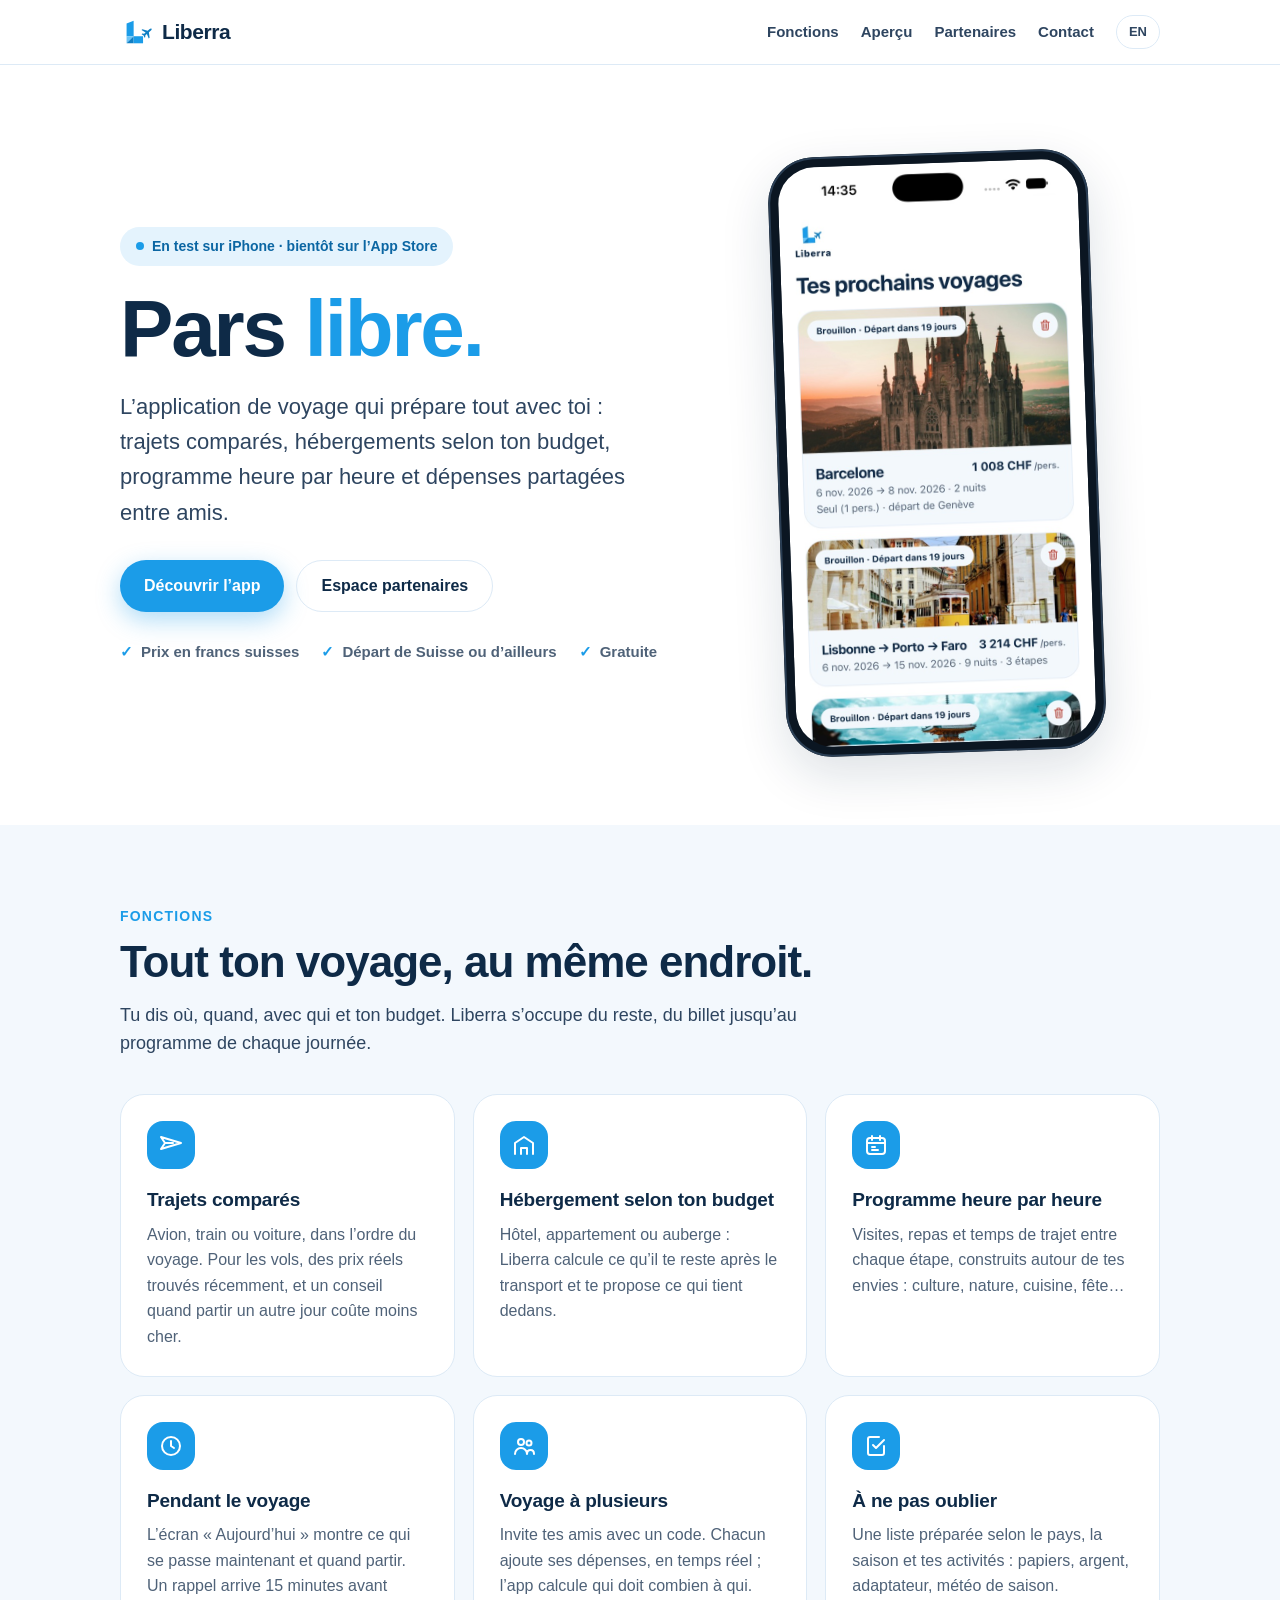
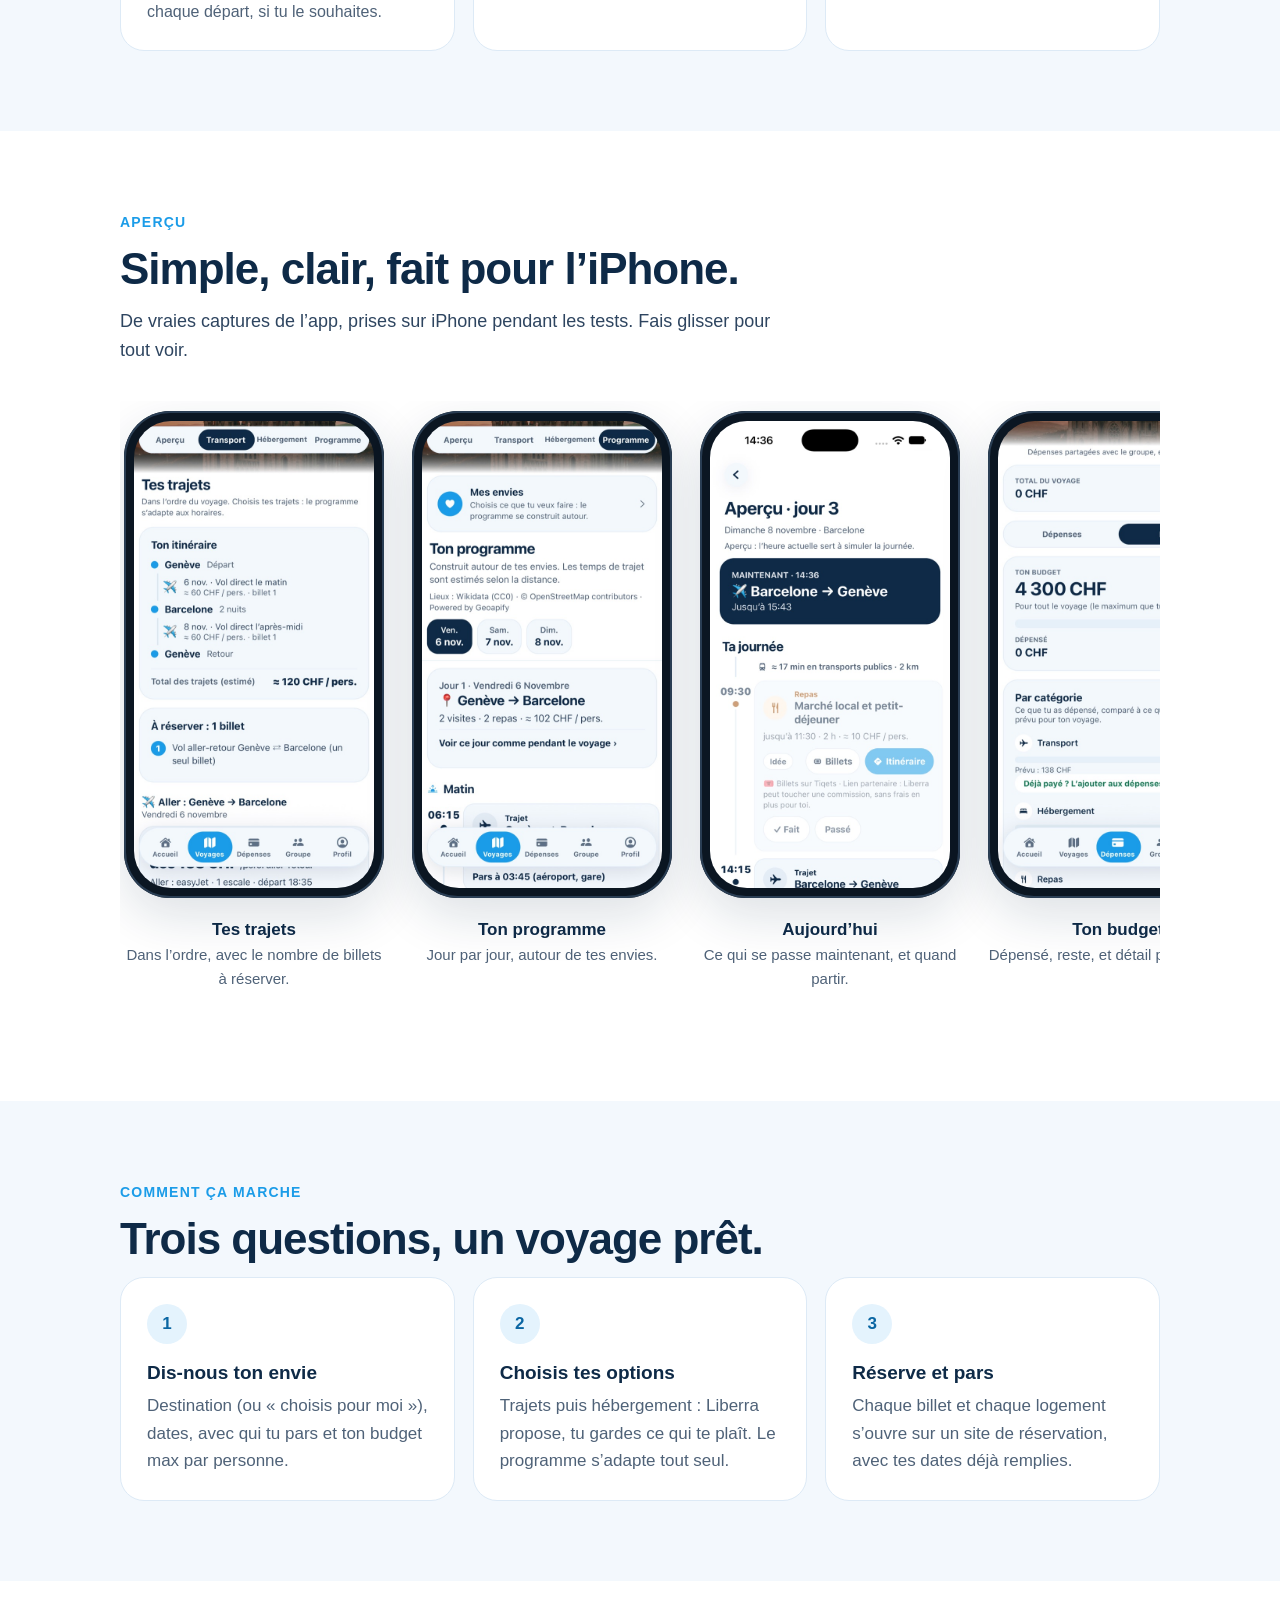
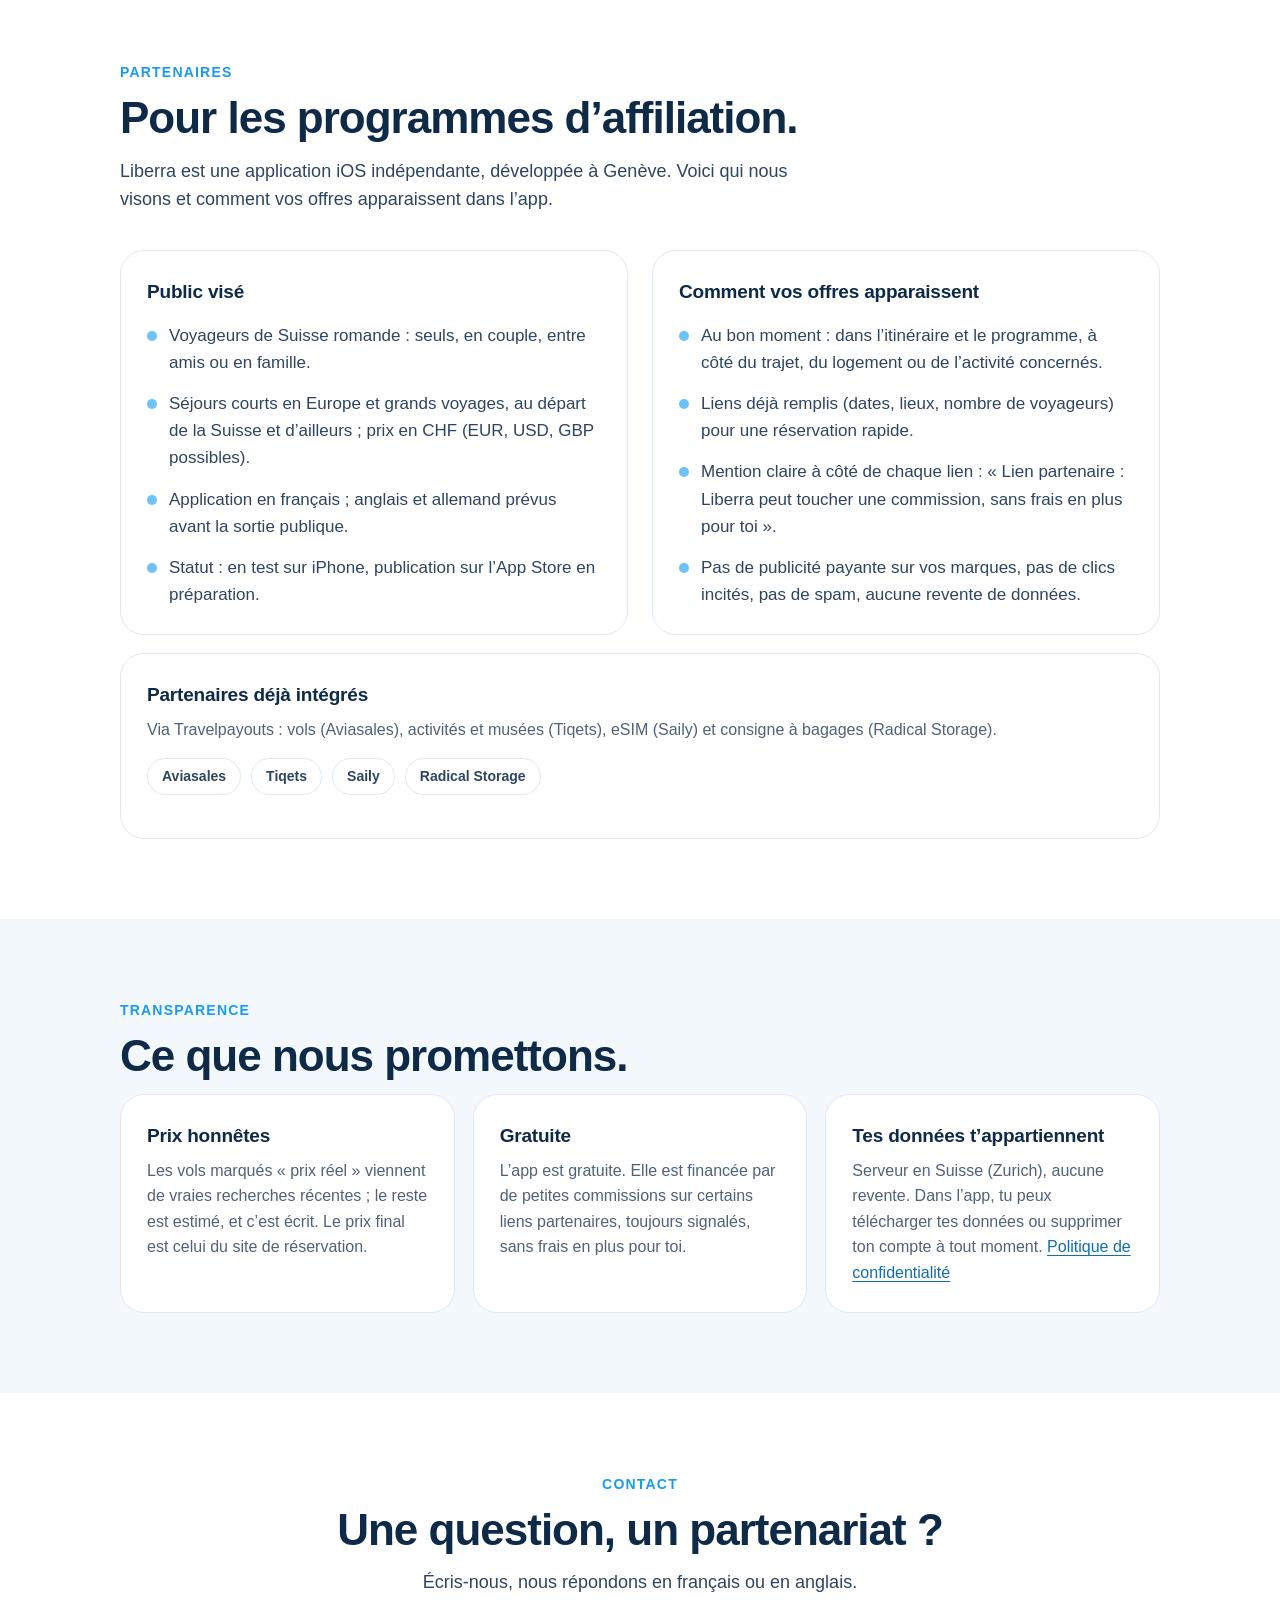
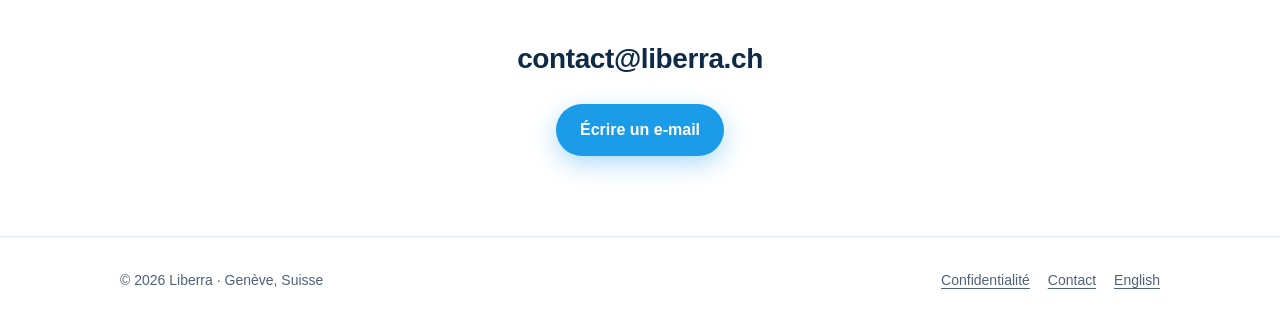
<file: index.html>
<!doctype html>
<html lang="fr">
<head>
  <meta charset="utf-8">
  <meta name="viewport" content="width=device-width, initial-scale=1, viewport-fit=cover">
  <title>Liberra · Pars libre.</title>
  <meta name="description" content="Liberra, l’application de voyage pour iPhone : trajets comparés, hébergements selon ton budget, programme heure par heure et dépenses partagées entre amis.">
  <meta name="color-scheme" content="light dark">
  <meta name="theme-color" content="#FFFFFF" media="(prefers-color-scheme: light)">
  <meta name="theme-color" content="#0A1520" media="(prefers-color-scheme: dark)">
  <meta property="og:title" content="Liberra · Pars libre.">
  <meta property="og:description" content="L’application de voyage pour iPhone qui prépare tout avec toi : trajets, hébergements, programme et dépenses du groupe.">
  <meta property="og:type" content="website">
  <meta property="og:image" content="https://liberra.ch/img/accueil.jpg">
  <link rel="alternate" hreflang="fr" href="https://liberra.ch/">
  <link rel="alternate" hreflang="en" href="https://liberra.ch/en/">
  <link rel="icon" type="image/svg+xml" href="data:image/svg+xml,%3Csvg xmlns='http://www.w3.org/2000/svg' viewBox='0 0 170 170'%3E%3Cg transform='translate(-24 3)'%3E%3Cpolygon points='52,46 82,34 82,100 52,100' fill='%231B9CE8'/%3E%3Cpolygon points='52,100 82,100 52,130' fill='%236CC4F6'/%3E%3Cpolygon points='82,100 82,130 52,130' fill='%230F7FC4'/%3E%3Cpolygon points='82,100 122,100 122,130 82,130' fill='%231B9CE8'/%3E%3Cg transform='translate(142 82) rotate(50) scale(0.7)'%3E%3Cpath d='M0 -30 C4 -30 6 -24 6 -18 L6 -4 L34 14 L34 21 L6 12 L6 24 L14 32 L14 37 L0 33 L-14 37 L-14 32 L-6 24 L-6 12 L-34 21 L-34 14 L-6 -4 L-6 -18 C-6 -24 -4 -30 0 -30 Z' fill='%230F7FC4'/%3E%3C/g%3E%3C/g%3E%3C/svg%3E">
  <link rel="stylesheet" href="style.css?v=2">
</head>
<body>
  <header class="top">
    <div class="wrap">
      <a class="logo" href="#" aria-label="Liberra, accueil">
        <svg xmlns="http://www.w3.org/2000/svg" viewBox="0 0 170 170" aria-hidden="true"><g transform="translate(-24 3)"><polygon points="52,46 82,34 82,100 52,100" fill="#1B9CE8"/><polygon points="52,100 82,100 52,130" fill="#6CC4F6"/><polygon points="82,100 82,130 52,130" fill="#0F7FC4"/><polygon points="82,100 122,100 122,130 82,130" fill="#1B9CE8"/><g transform="translate(142 82) rotate(50) scale(0.7)"><path d="M0 -30 C4 -30 6 -24 6 -18 L6 -4 L34 14 L34 21 L6 12 L6 24 L14 32 L14 37 L0 33 L-14 37 L-14 32 L-6 24 L-6 12 L-34 21 L-34 14 L-6 -4 L-6 -18 C-6 -24 -4 -30 0 -30 Z" fill="#0F7FC4"/></g></g></svg>
        Liberra
      </a>
      <nav class="nav" aria-label="Menu">
        <a class="hide-sm" href="#fonctions">Fonctions</a>
        <a class="hide-sm" href="#apercu">Aperçu</a>
        <a class="hide-sm" href="#partenaires">Partenaires</a>
        <a href="#contact">Contact</a>
        <a class="lang" href="en/" hreflang="en" lang="en">EN</a>
      </nav>
    </div>
  </header>

  <main>
    <section class="hero">
      <div class="wrap">
        <div>
          <span class="eyebrow">En test sur iPhone · bientôt sur l’App Store</span>
          <h1>Pars <em>libre.</em></h1>
          <p class="lead">L’application de voyage qui prépare tout avec toi&nbsp;: trajets comparés, hébergements selon ton budget, programme heure par heure et dépenses partagées entre amis.</p>
          <div class="actions">
            <a class="btn primary" href="#apercu">Découvrir l’app</a>
            <a class="btn ghost" href="#partenaires">Espace partenaires</a>
          </div>
          <ul class="facts">
            <li>Prix en francs suisses</li>
            <li>Départ de Suisse ou d’ailleurs</li>
            <li>Gratuite</li>
          </ul>
        </div>
        <div class="phone"><img src="img/accueil.jpg" width="640" height="1391" alt="Écran d’accueil de Liberra : les prochains voyages (Barcelone, Lisbonne, Porto, Faro) avec leur prix par personne."></div>
      </div>
    </section>

    <section id="fonctions" class="alt">
      <div class="wrap">
        <p class="kicker">Fonctions</p>
        <h2>Tout ton voyage, au même endroit.</h2>
        <p class="intro">Tu dis où, quand, avec qui et ton budget. Liberra s’occupe du reste, du billet jusqu’au programme de chaque journée.</p>
        <div class="grid">
          <article class="card">
            <div class="icon" aria-hidden="true"><svg viewBox="0 0 24 24" fill="none" stroke="currentColor" stroke-width="2" stroke-linecap="round" stroke-linejoin="round"><path d="M2 16l20-6-20-6 4 6-4 6z"/><path d="M6 10h8"/></svg></div>
            <h3>Trajets comparés</h3>
            <p>Avion, train ou voiture, dans l’ordre du voyage. Pour les vols, des prix réels trouvés récemment, et un conseil quand partir un autre jour coûte moins cher.</p>
          </article>
          <article class="card">
            <div class="icon" aria-hidden="true"><svg viewBox="0 0 24 24" fill="none" stroke="currentColor" stroke-width="2" stroke-linecap="round" stroke-linejoin="round"><path d="M3 21V10l9-6 9 6v11"/><path d="M9 21v-6h6v6"/></svg></div>
            <h3>Hébergement selon ton budget</h3>
            <p>Hôtel, appartement ou auberge&nbsp;: Liberra calcule ce qu’il te reste après le transport et te propose ce qui tient dedans.</p>
          </article>
          <article class="card">
            <div class="icon" aria-hidden="true"><svg viewBox="0 0 24 24" fill="none" stroke="currentColor" stroke-width="2" stroke-linecap="round" stroke-linejoin="round"><rect x="3" y="5" width="18" height="16" rx="3"/><path d="M3 10h18M8 3v4M16 3v4M8 14h3M8 17h6"/></svg></div>
            <h3>Programme heure par heure</h3>
            <p>Visites, repas et temps de trajet entre chaque étape, construits autour de tes envies&nbsp;: culture, nature, cuisine, fête…</p>
          </article>
          <article class="card">
            <div class="icon" aria-hidden="true"><svg viewBox="0 0 24 24" fill="none" stroke="currentColor" stroke-width="2" stroke-linecap="round" stroke-linejoin="round"><circle cx="12" cy="12" r="9"/><path d="M12 7v5l3 2"/></svg></div>
            <h3>Pendant le voyage</h3>
            <p>L’écran «&nbsp;Aujourd’hui&nbsp;» montre ce qui se passe maintenant et quand partir. Un rappel arrive 15 minutes avant chaque départ, si tu le souhaites.</p>
          </article>
          <article class="card">
            <div class="icon" aria-hidden="true"><svg viewBox="0 0 24 24" fill="none" stroke="currentColor" stroke-width="2" stroke-linecap="round" stroke-linejoin="round"><circle cx="9" cy="8" r="3"/><circle cx="17" cy="9" r="2.5"/><path d="M3 20c0-3.3 2.7-6 6-6s6 2.7 6 6M15 20c0-2.2 1.3-4 3.5-4S22 17.8 22 20"/></svg></div>
            <h3>Voyage à plusieurs</h3>
            <p>Invite tes amis avec un code. Chacun ajoute ses dépenses, en temps réel&nbsp;; l’app calcule qui doit combien à qui.</p>
          </article>
          <article class="card">
            <div class="icon" aria-hidden="true"><svg viewBox="0 0 24 24" fill="none" stroke="currentColor" stroke-width="2" stroke-linecap="round" stroke-linejoin="round"><path d="M9 11l3 3 8-8"/><path d="M20 12v7a2 2 0 0 1-2 2H6a2 2 0 0 1-2-2V5a2 2 0 0 1 2-2h9"/></svg></div>
            <h3>À ne pas oublier</h3>
            <p>Une liste préparée selon le pays, la saison et tes activités&nbsp;: papiers, argent, adaptateur, météo de saison.</p>
          </article>
        </div>
      </div>
    </section>

    <section id="apercu">
      <div class="wrap">
        <p class="kicker">Aperçu</p>
        <h2>Simple, clair, fait pour l’iPhone.</h2>
        <p class="intro">De vraies captures de l’app, prises sur iPhone pendant les tests. Fais glisser pour tout voir.</p>
      </div>
      <div class="wrap">
        <div class="gallery" tabindex="0" aria-label="Captures de l’app">
          <figure>
            <div class="phone"><img src="img/trajets.jpg" width="640" height="1200" loading="lazy" alt="Onglet Transport : itinéraire Genève, Barcelone, Genève et nombre de billets à réserver."></div>
            <figcaption>Tes trajets<span>Dans l’ordre, avec le nombre de billets à réserver.</span></figcaption>
          </figure>
          <figure>
            <div class="phone"><img src="img/programme.jpg" width="640" height="1200" loading="lazy" alt="Onglet Programme : envies, choix du jour et programme du matin."></div>
            <figcaption>Ton programme<span>Jour par jour, autour de tes envies.</span></figcaption>
          </figure>
          <figure>
            <div class="phone"><img src="img/aujourdhui.jpg" width="640" height="1391" loading="lazy" alt="Écran Aujourd’hui : activité en cours, prochaine activité et heure de départ conseillée."></div>
            <figcaption>Aujourd’hui<span>Ce qui se passe maintenant, et quand partir.</span></figcaption>
          </figure>
          <figure>
            <div class="phone"><img src="img/budget.jpg" width="640" height="1200" loading="lazy" alt="Onglet Dépenses : budget du voyage, dépensé, reste, et détail par catégorie."></div>
            <figcaption>Ton budget<span>Dépensé, reste, et détail par catégorie.</span></figcaption>
          </figure>
        </div>
      </div>
    </section>

    <section class="alt">
      <div class="wrap">
        <p class="kicker">Comment ça marche</p>
        <h2>Trois questions, un voyage prêt.</h2>
        <ol class="steps">
          <li><strong>Dis-nous ton envie</strong><span>Destination (ou «&nbsp;choisis pour moi&nbsp;»), dates, avec qui tu pars et ton budget max par personne.</span></li>
          <li><strong>Choisis tes options</strong><span>Trajets puis hébergement&nbsp;: Liberra propose, tu gardes ce qui te plaît. Le programme s’adapte tout seul.</span></li>
          <li><strong>Réserve et pars</strong><span>Chaque billet et chaque logement s’ouvre sur un site de réservation, avec tes dates déjà remplies.</span></li>
        </ol>
      </div>
    </section>

    <section id="partenaires">
      <div class="wrap">
        <p class="kicker">Partenaires</p>
        <h2>Pour les programmes d’affiliation.</h2>
        <p class="intro">Liberra est une application iOS indépendante, développée à Genève. Voici qui nous visons et comment vos offres apparaissent dans l’app.</p>
        <div class="split">
          <article class="card">
            <h3>Public visé</h3>
            <ul class="list">
              <li>Voyageurs de Suisse romande&nbsp;: seuls, en couple, entre amis ou en famille.</li>
              <li>Séjours courts en Europe et grands voyages, au départ de la Suisse et d’ailleurs&nbsp;; prix en CHF (EUR, USD, GBP possibles).</li>
              <li>Application en français&nbsp;; anglais et allemand prévus avant la sortie publique.</li>
              <li>Statut&nbsp;: en test sur iPhone, publication sur l’App Store en préparation.</li>
            </ul>
          </article>
          <article class="card">
            <h3>Comment vos offres apparaissent</h3>
            <ul class="list">
              <li>Au bon moment&nbsp;: dans l’itinéraire et le programme, à côté du trajet, du logement ou de l’activité concernés.</li>
              <li>Liens déjà remplis (dates, lieux, nombre de voyageurs) pour une réservation rapide.</li>
              <li>Mention claire à côté de chaque lien&nbsp;: «&nbsp;Lien partenaire&nbsp;: Liberra peut toucher une commission, sans frais en plus pour toi&nbsp;».</li>
              <li>Pas de publicité payante sur vos marques, pas de clics incités, pas de spam, aucune revente de données.</li>
            </ul>
          </article>
        </div>
        <article class="card" style="margin-top:18px">
          <h3>Partenaires déjà intégrés</h3>
          <p>Via Travelpayouts&nbsp;: vols (Aviasales), activités et musées (Tiqets), eSIM (Saily) et consigne à bagages (Radical Storage).</p>
          <ul class="partners" aria-label="Partenaires">
            <li>Aviasales</li><li>Tiqets</li><li>Saily</li><li>Radical Storage</li>
          </ul>
        </article>
      </div>
    </section>

    <section class="alt">
      <div class="wrap">
        <p class="kicker">Transparence</p>
        <h2>Ce que nous promettons.</h2>
        <div class="grid">
          <article class="card"><h3>Prix honnêtes</h3><p>Les vols marqués «&nbsp;prix réel&nbsp;» viennent de vraies recherches récentes&nbsp;; le reste est estimé, et c’est écrit. Le prix final est celui du site de réservation.</p></article>
          <article class="card"><h3>Gratuite</h3><p>L’app est gratuite. Elle est financée par de petites commissions sur certains liens partenaires, toujours signalés, sans frais en plus pour toi.</p></article>
          <article class="card"><h3>Tes données t’appartiennent</h3><p>Serveur en Suisse (Zurich), aucune revente. Dans l’app, tu peux télécharger tes données ou supprimer ton compte à tout moment. <a href="confidentialite.html">Politique de confidentialité</a></p></article>
        </div>
      </div>
    </section>

    <section id="contact" class="contact">
      <div class="wrap">
        <p class="kicker">Contact</p>
        <h2>Une question, un partenariat&nbsp;?</h2>
        <p class="intro">Écris-nous, nous répondons en français ou en anglais.</p>
        <span class="mail">contact@liberra.ch</span>
        <div class="actions" style="justify-content:center;margin-top:0">
          <a class="btn primary" href="mailto:contact@liberra.ch">Écrire un e-mail</a>
        </div>
      </div>
    </section>
  </main>

  <footer>
    <div class="wrap">
      <span>© 2026 Liberra · Genève, Suisse</span>
      <nav aria-label="Liens du pied de page">
        <a href="confidentialite.html">Confidentialité</a>
        <a href="#contact">Contact</a>
        <a href="en/" hreflang="en" lang="en">English</a>
      </nav>
    </div>
  </footer>
</body>
</html>
</file>
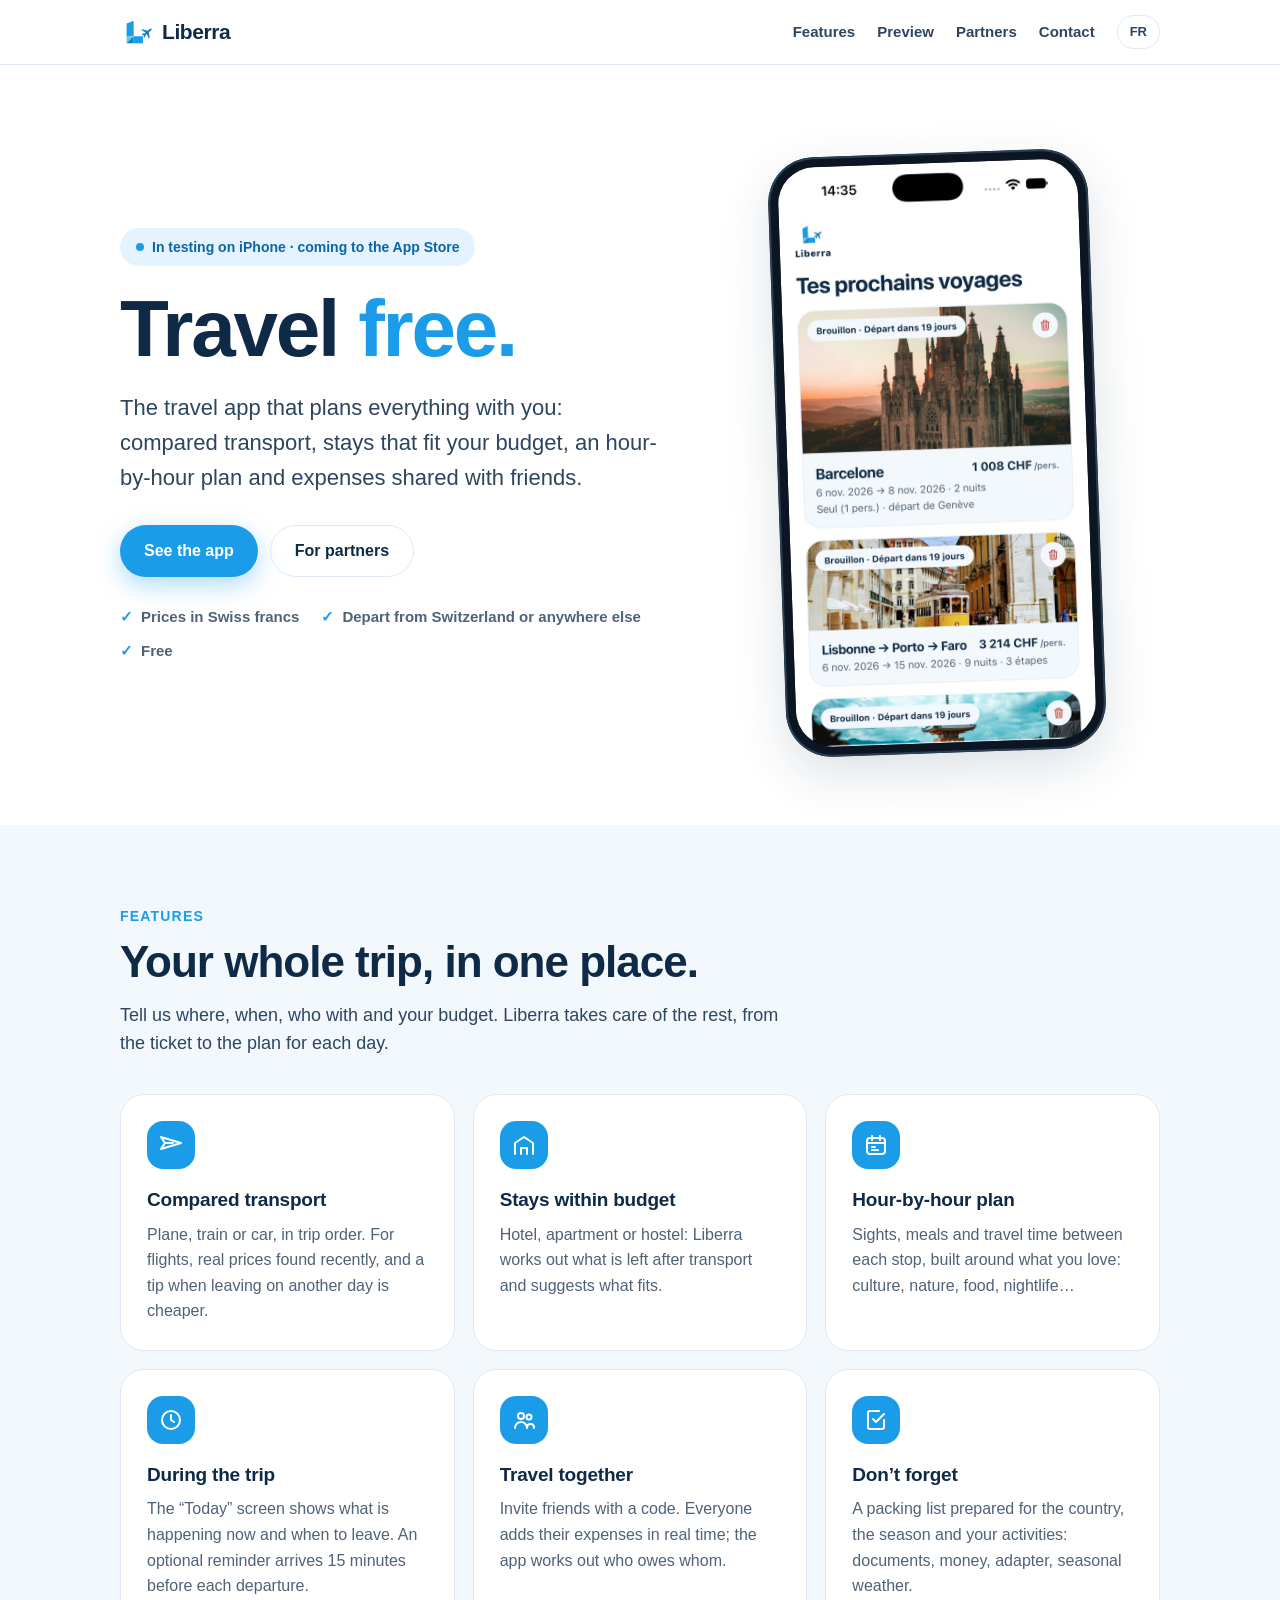
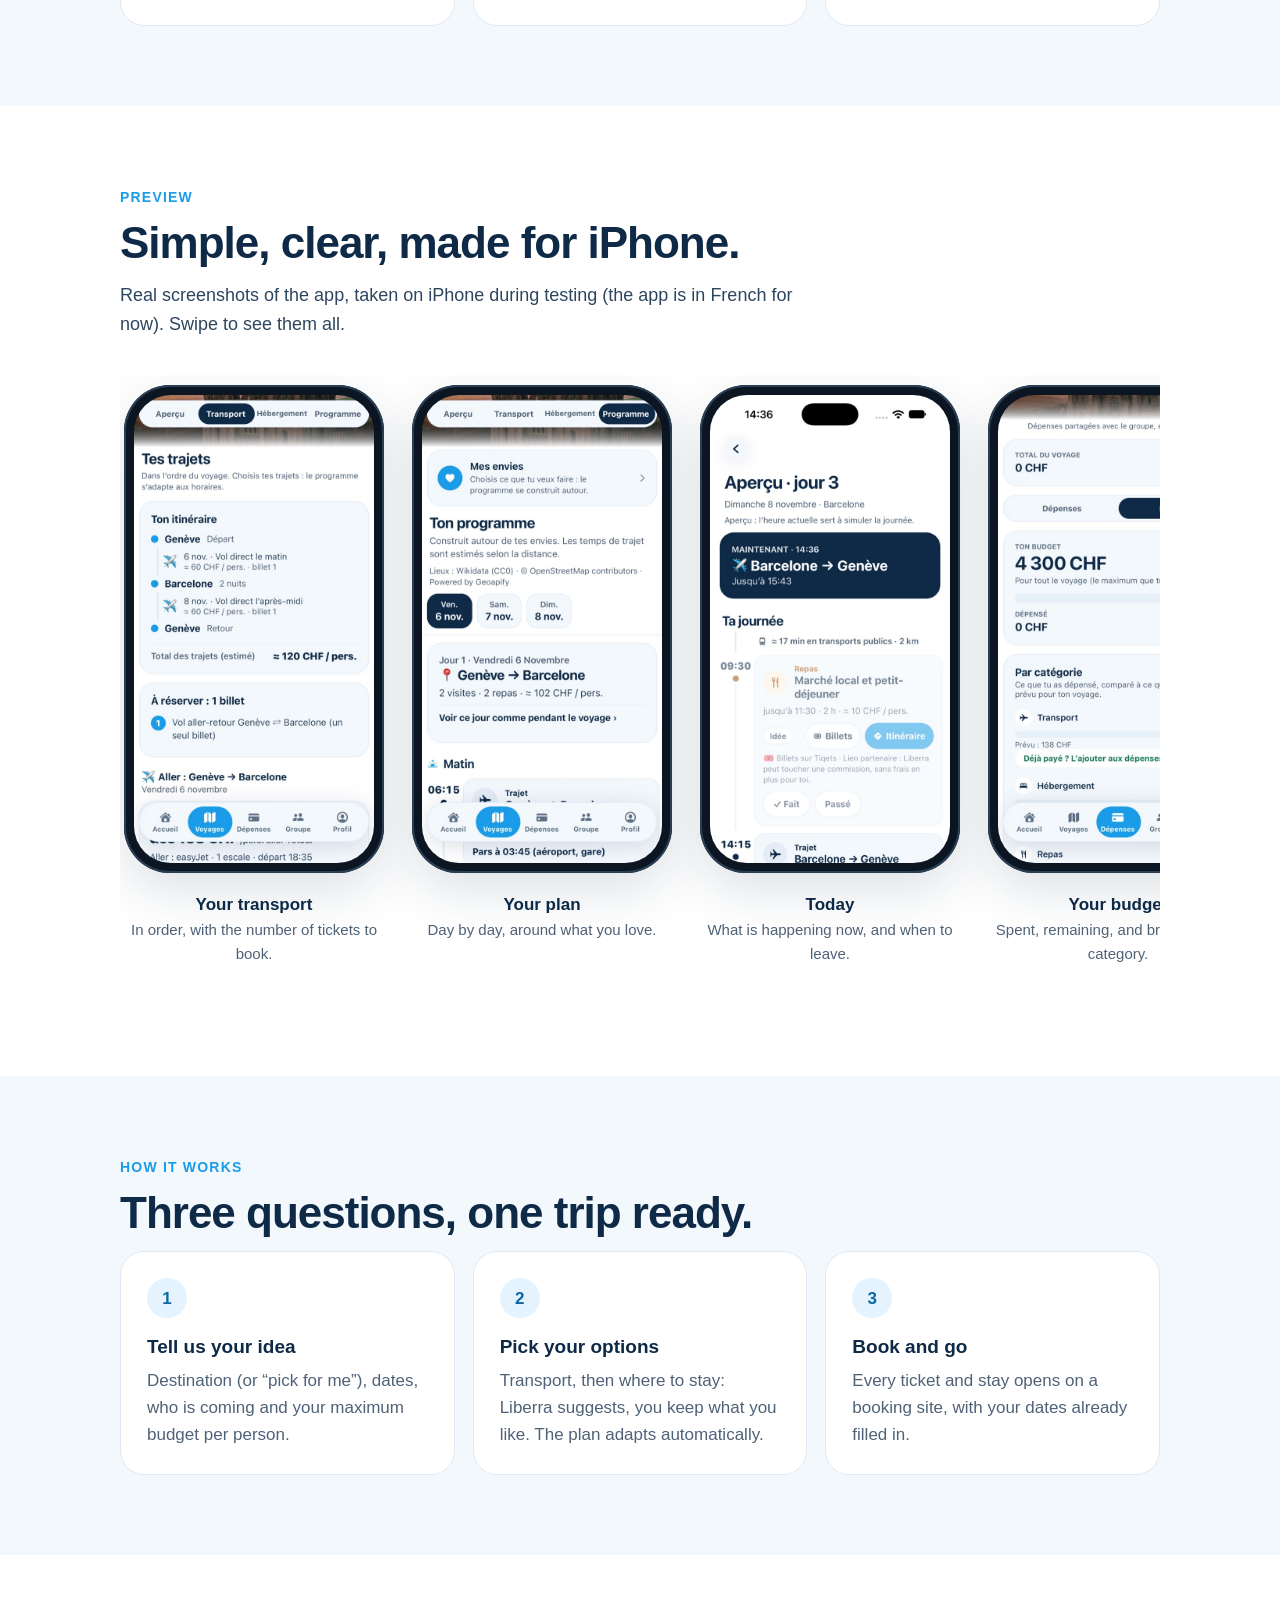
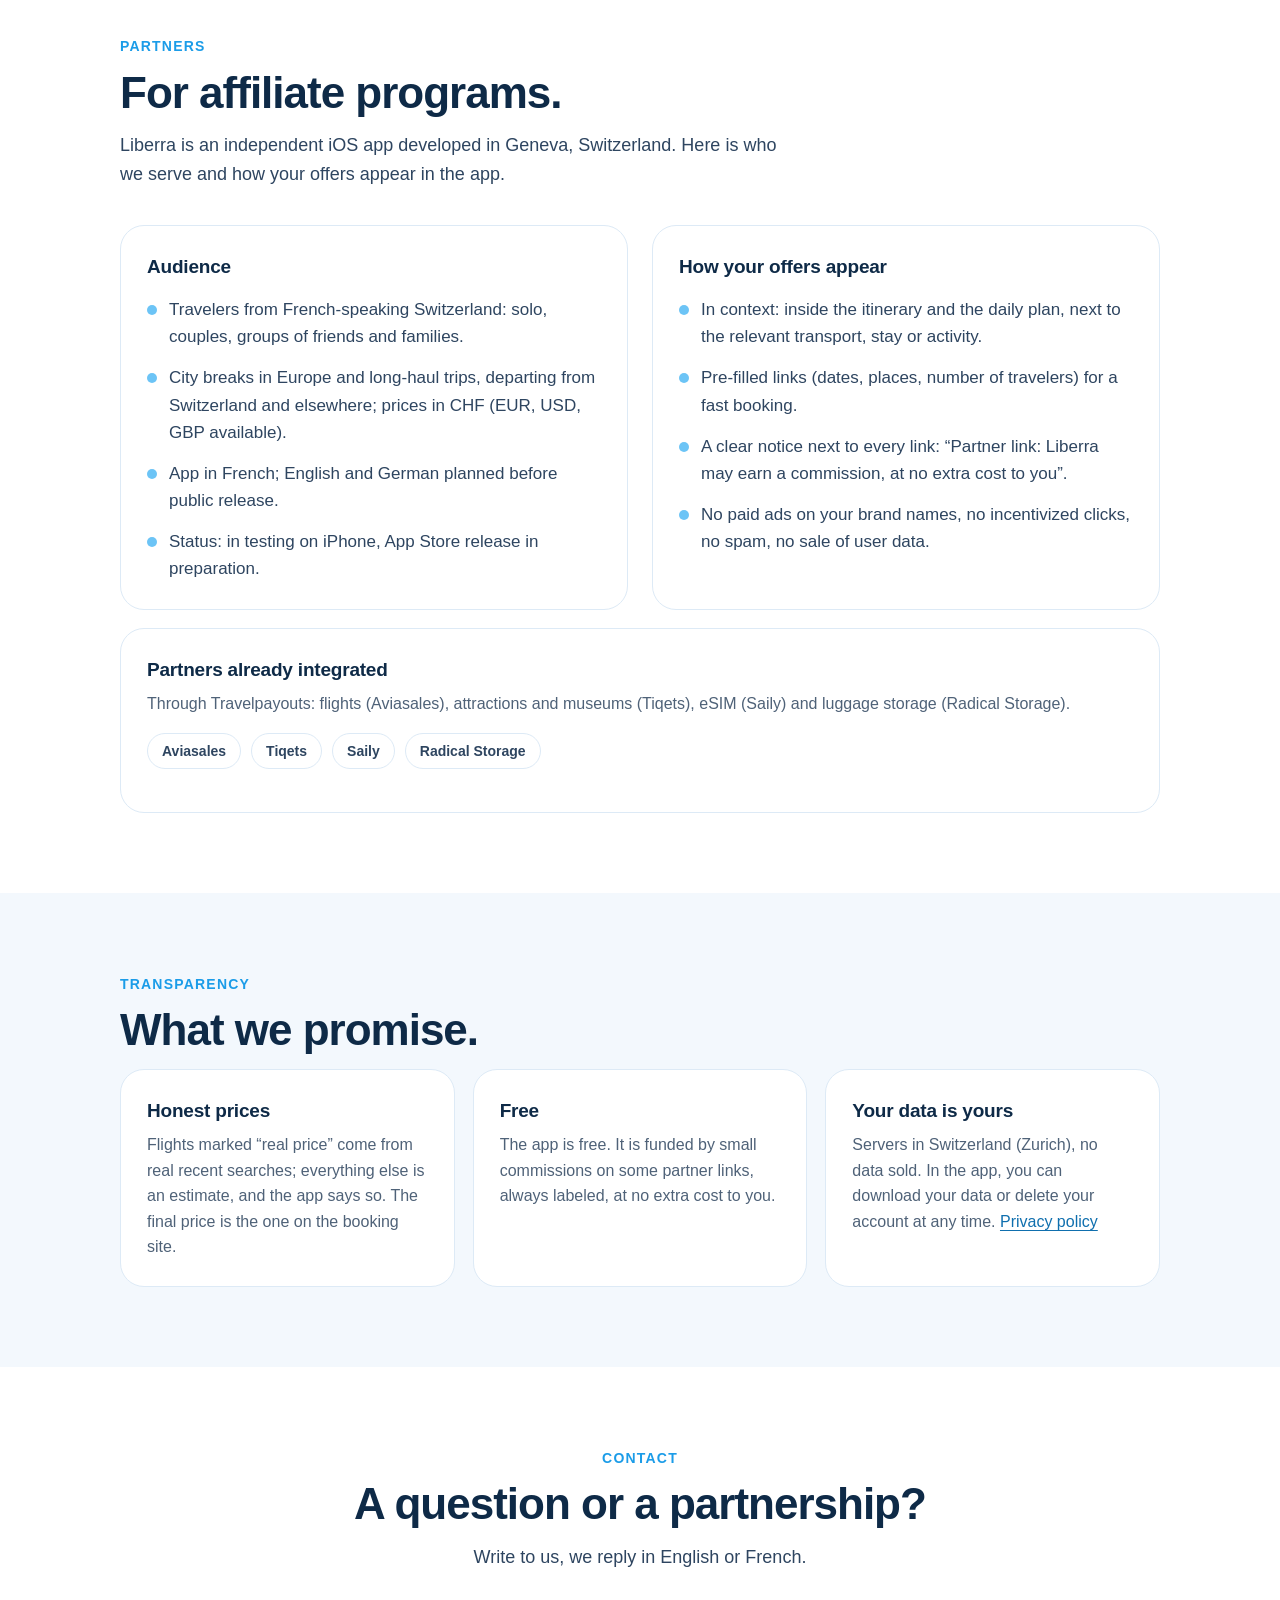
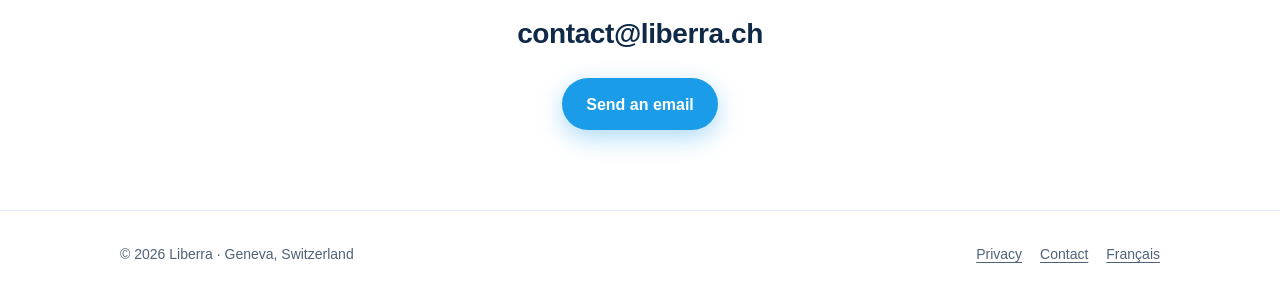
<file: en/index.html>
<!doctype html>
<html lang="en">
<head>
  <meta charset="utf-8">
  <meta name="viewport" content="width=device-width, initial-scale=1, viewport-fit=cover">
  <title>Liberra · Travel free.</title>
  <meta name="description" content="Liberra is a travel app for iPhone: compared transport, stays that fit your budget, an hour-by-hour plan and shared expenses with friends.">
  <meta name="color-scheme" content="light dark">
  <meta name="theme-color" content="#FFFFFF" media="(prefers-color-scheme: light)">
  <meta name="theme-color" content="#0A1520" media="(prefers-color-scheme: dark)">
  <meta property="og:title" content="Liberra · Travel free.">
  <meta property="og:description" content="The iPhone travel app that plans everything with you: transport, stays, daily plan and group expenses.">
  <meta property="og:type" content="website">
  <meta property="og:image" content="https://liberra.ch/img/accueil.jpg">
  <link rel="alternate" hreflang="fr" href="https://liberra.ch/">
  <link rel="alternate" hreflang="en" href="https://liberra.ch/en/">
  <link rel="icon" type="image/svg+xml" href="data:image/svg+xml,%3Csvg xmlns='http://www.w3.org/2000/svg' viewBox='0 0 170 170'%3E%3Cg transform='translate(-24 3)'%3E%3Cpolygon points='52,46 82,34 82,100 52,100' fill='%231B9CE8'/%3E%3Cpolygon points='52,100 82,100 52,130' fill='%236CC4F6'/%3E%3Cpolygon points='82,100 82,130 52,130' fill='%230F7FC4'/%3E%3Cpolygon points='82,100 122,100 122,130 82,130' fill='%231B9CE8'/%3E%3Cg transform='translate(142 82) rotate(50) scale(0.7)'%3E%3Cpath d='M0 -30 C4 -30 6 -24 6 -18 L6 -4 L34 14 L34 21 L6 12 L6 24 L14 32 L14 37 L0 33 L-14 37 L-14 32 L-6 24 L-6 12 L-34 21 L-34 14 L-6 -4 L-6 -18 C-6 -24 -4 -30 0 -30 Z' fill='%230F7FC4'/%3E%3C/g%3E%3C/g%3E%3C/svg%3E">
  <link rel="stylesheet" href="../style.css?v=2">
</head>
<body>
  <header class="top">
    <div class="wrap">
      <a class="logo" href="#" aria-label="Liberra, home">
        <svg xmlns="http://www.w3.org/2000/svg" viewBox="0 0 170 170" aria-hidden="true"><g transform="translate(-24 3)"><polygon points="52,46 82,34 82,100 52,100" fill="#1B9CE8"/><polygon points="52,100 82,100 52,130" fill="#6CC4F6"/><polygon points="82,100 82,130 52,130" fill="#0F7FC4"/><polygon points="82,100 122,100 122,130 82,130" fill="#1B9CE8"/><g transform="translate(142 82) rotate(50) scale(0.7)"><path d="M0 -30 C4 -30 6 -24 6 -18 L6 -4 L34 14 L34 21 L6 12 L6 24 L14 32 L14 37 L0 33 L-14 37 L-14 32 L-6 24 L-6 12 L-34 21 L-34 14 L-6 -4 L-6 -18 C-6 -24 -4 -30 0 -30 Z" fill="#0F7FC4"/></g></g></svg>
        Liberra
      </a>
      <nav class="nav" aria-label="Menu">
        <a class="hide-sm" href="#features">Features</a>
        <a class="hide-sm" href="#preview">Preview</a>
        <a class="hide-sm" href="#partners">Partners</a>
        <a href="#contact">Contact</a>
        <a class="lang" href="../" hreflang="fr" lang="fr">FR</a>
      </nav>
    </div>
  </header>

  <main>
    <section class="hero">
      <div class="wrap">
        <div>
          <span class="eyebrow">In testing on iPhone · coming to the App Store</span>
          <h1>Travel <em>free.</em></h1>
          <p class="lead">The travel app that plans everything with you: compared transport, stays that fit your budget, an hour-by-hour plan and expenses shared with friends.</p>
          <div class="actions">
            <a class="btn primary" href="#preview">See the app</a>
            <a class="btn ghost" href="#partners">For partners</a>
          </div>
          <ul class="facts">
            <li>Prices in Swiss francs</li>
            <li>Depart from Switzerland or anywhere else</li>
            <li>Free</li>
          </ul>
        </div>
        <div class="phone"><img src="../img/accueil.jpg" width="640" height="1391" alt="Liberra home screen (in French): upcoming trips to Barcelona and Lisbon, Porto, Faro with their price per person."></div>
      </div>
    </section>

    <section id="features" class="alt">
      <div class="wrap">
        <p class="kicker">Features</p>
        <h2>Your whole trip, in one place.</h2>
        <p class="intro">Tell us where, when, who with and your budget. Liberra takes care of the rest, from the ticket to the plan for each day.</p>
        <div class="grid">
          <article class="card">
            <div class="icon" aria-hidden="true"><svg viewBox="0 0 24 24" fill="none" stroke="currentColor" stroke-width="2" stroke-linecap="round" stroke-linejoin="round"><path d="M2 16l20-6-20-6 4 6-4 6z"/><path d="M6 10h8"/></svg></div>
            <h3>Compared transport</h3>
            <p>Plane, train or car, in trip order. For flights, real prices found recently, and a tip when leaving on another day is cheaper.</p>
          </article>
          <article class="card">
            <div class="icon" aria-hidden="true"><svg viewBox="0 0 24 24" fill="none" stroke="currentColor" stroke-width="2" stroke-linecap="round" stroke-linejoin="round"><path d="M3 21V10l9-6 9 6v11"/><path d="M9 21v-6h6v6"/></svg></div>
            <h3>Stays within budget</h3>
            <p>Hotel, apartment or hostel: Liberra works out what is left after transport and suggests what fits.</p>
          </article>
          <article class="card">
            <div class="icon" aria-hidden="true"><svg viewBox="0 0 24 24" fill="none" stroke="currentColor" stroke-width="2" stroke-linecap="round" stroke-linejoin="round"><rect x="3" y="5" width="18" height="16" rx="3"/><path d="M3 10h18M8 3v4M16 3v4M8 14h3M8 17h6"/></svg></div>
            <h3>Hour-by-hour plan</h3>
            <p>Sights, meals and travel time between each stop, built around what you love: culture, nature, food, nightlife…</p>
          </article>
          <article class="card">
            <div class="icon" aria-hidden="true"><svg viewBox="0 0 24 24" fill="none" stroke="currentColor" stroke-width="2" stroke-linecap="round" stroke-linejoin="round"><circle cx="12" cy="12" r="9"/><path d="M12 7v5l3 2"/></svg></div>
            <h3>During the trip</h3>
            <p>The “Today” screen shows what is happening now and when to leave. An optional reminder arrives 15 minutes before each departure.</p>
          </article>
          <article class="card">
            <div class="icon" aria-hidden="true"><svg viewBox="0 0 24 24" fill="none" stroke="currentColor" stroke-width="2" stroke-linecap="round" stroke-linejoin="round"><circle cx="9" cy="8" r="3"/><circle cx="17" cy="9" r="2.5"/><path d="M3 20c0-3.3 2.7-6 6-6s6 2.7 6 6M15 20c0-2.2 1.3-4 3.5-4S22 17.8 22 20"/></svg></div>
            <h3>Travel together</h3>
            <p>Invite friends with a code. Everyone adds their expenses in real time; the app works out who owes whom.</p>
          </article>
          <article class="card">
            <div class="icon" aria-hidden="true"><svg viewBox="0 0 24 24" fill="none" stroke="currentColor" stroke-width="2" stroke-linecap="round" stroke-linejoin="round"><path d="M9 11l3 3 8-8"/><path d="M20 12v7a2 2 0 0 1-2 2H6a2 2 0 0 1-2-2V5a2 2 0 0 1 2-2h9"/></svg></div>
            <h3>Don’t forget</h3>
            <p>A packing list prepared for the country, the season and your activities: documents, money, adapter, seasonal weather.</p>
          </article>
        </div>
      </div>
    </section>

    <section id="preview">
      <div class="wrap">
        <p class="kicker">Preview</p>
        <h2>Simple, clear, made for iPhone.</h2>
        <p class="intro">Real screenshots of the app, taken on iPhone during testing (the app is in French for now). Swipe to see them all.</p>
      </div>
      <div class="wrap">
        <div class="gallery" tabindex="0" aria-label="App screenshots">
          <figure>
            <div class="phone"><img src="../img/trajets.jpg" width="640" height="1200" loading="lazy" alt="Transport tab: Geneva, Barcelona, Geneva route and number of tickets to book."></div>
            <figcaption>Your transport<span>In order, with the number of tickets to book.</span></figcaption>
          </figure>
          <figure>
            <div class="phone"><img src="../img/programme.jpg" width="640" height="1200" loading="lazy" alt="Plan tab: wishes, day picker and the morning plan."></div>
            <figcaption>Your plan<span>Day by day, around what you love.</span></figcaption>
          </figure>
          <figure>
            <div class="phone"><img src="../img/aujourdhui.jpg" width="640" height="1391" loading="lazy" alt="Today screen: current activity, next activity and suggested departure time."></div>
            <figcaption>Today<span>What is happening now, and when to leave.</span></figcaption>
          </figure>
          <figure>
            <div class="phone"><img src="../img/budget.jpg" width="640" height="1200" loading="lazy" alt="Expenses tab: trip budget, spent, remaining, and breakdown by category."></div>
            <figcaption>Your budget<span>Spent, remaining, and breakdown by category.</span></figcaption>
          </figure>
        </div>
      </div>
    </section>

    <section class="alt">
      <div class="wrap">
        <p class="kicker">How it works</p>
        <h2>Three questions, one trip ready.</h2>
        <ol class="steps">
          <li><strong>Tell us your idea</strong><span>Destination (or “pick for me”), dates, who is coming and your maximum budget per person.</span></li>
          <li><strong>Pick your options</strong><span>Transport, then where to stay: Liberra suggests, you keep what you like. The plan adapts automatically.</span></li>
          <li><strong>Book and go</strong><span>Every ticket and stay opens on a booking site, with your dates already filled in.</span></li>
        </ol>
      </div>
    </section>

    <section id="partners">
      <div class="wrap">
        <p class="kicker">Partners</p>
        <h2>For affiliate programs.</h2>
        <p class="intro">Liberra is an independent iOS app developed in Geneva, Switzerland. Here is who we serve and how your offers appear in the app.</p>
        <div class="split">
          <article class="card">
            <h3>Audience</h3>
            <ul class="list">
              <li>Travelers from French-speaking Switzerland: solo, couples, groups of friends and families.</li>
              <li>City breaks in Europe and long-haul trips, departing from Switzerland and elsewhere; prices in CHF (EUR, USD, GBP available).</li>
              <li>App in French; English and German planned before public release.</li>
              <li>Status: in testing on iPhone, App Store release in preparation.</li>
            </ul>
          </article>
          <article class="card">
            <h3>How your offers appear</h3>
            <ul class="list">
              <li>In context: inside the itinerary and the daily plan, next to the relevant transport, stay or activity.</li>
              <li>Pre-filled links (dates, places, number of travelers) for a fast booking.</li>
              <li>A clear notice next to every link: “Partner link: Liberra may earn a commission, at no extra cost to you”.</li>
              <li>No paid ads on your brand names, no incentivized clicks, no spam, no sale of user data.</li>
            </ul>
          </article>
        </div>
        <article class="card" style="margin-top:18px">
          <h3>Partners already integrated</h3>
          <p>Through Travelpayouts: flights (Aviasales), attractions and museums (Tiqets), eSIM (Saily) and luggage storage (Radical Storage).</p>
          <ul class="partners" aria-label="Partners">
            <li>Aviasales</li><li>Tiqets</li><li>Saily</li><li>Radical Storage</li>
          </ul>
        </article>
      </div>
    </section>

    <section class="alt">
      <div class="wrap">
        <p class="kicker">Transparency</p>
        <h2>What we promise.</h2>
        <div class="grid">
          <article class="card"><h3>Honest prices</h3><p>Flights marked “real price” come from real recent searches; everything else is an estimate, and the app says so. The final price is the one on the booking site.</p></article>
          <article class="card"><h3>Free</h3><p>The app is free. It is funded by small commissions on some partner links, always labeled, at no extra cost to you.</p></article>
          <article class="card"><h3>Your data is yours</h3><p>Servers in Switzerland (Zurich), no data sold. In the app, you can download your data or delete your account at any time. <a href="privacy.html">Privacy policy</a></p></article>
        </div>
      </div>
    </section>

    <section id="contact" class="contact">
      <div class="wrap">
        <p class="kicker">Contact</p>
        <h2>A question or a partnership?</h2>
        <p class="intro">Write to us, we reply in English or French.</p>
        <span class="mail">contact@liberra.ch</span>
        <div class="actions" style="justify-content:center;margin-top:0">
          <a class="btn primary" href="mailto:contact@liberra.ch">Send an email</a>
        </div>
      </div>
    </section>
  </main>

  <footer>
    <div class="wrap">
      <span>© 2026 Liberra · Geneva, Switzerland</span>
      <nav aria-label="Footer links">
        <a href="privacy.html">Privacy</a>
        <a href="#contact">Contact</a>
        <a href="../" hreflang="fr" lang="fr">Français</a>
      </nav>
    </div>
  </footer>
</body>
</html>
</file>
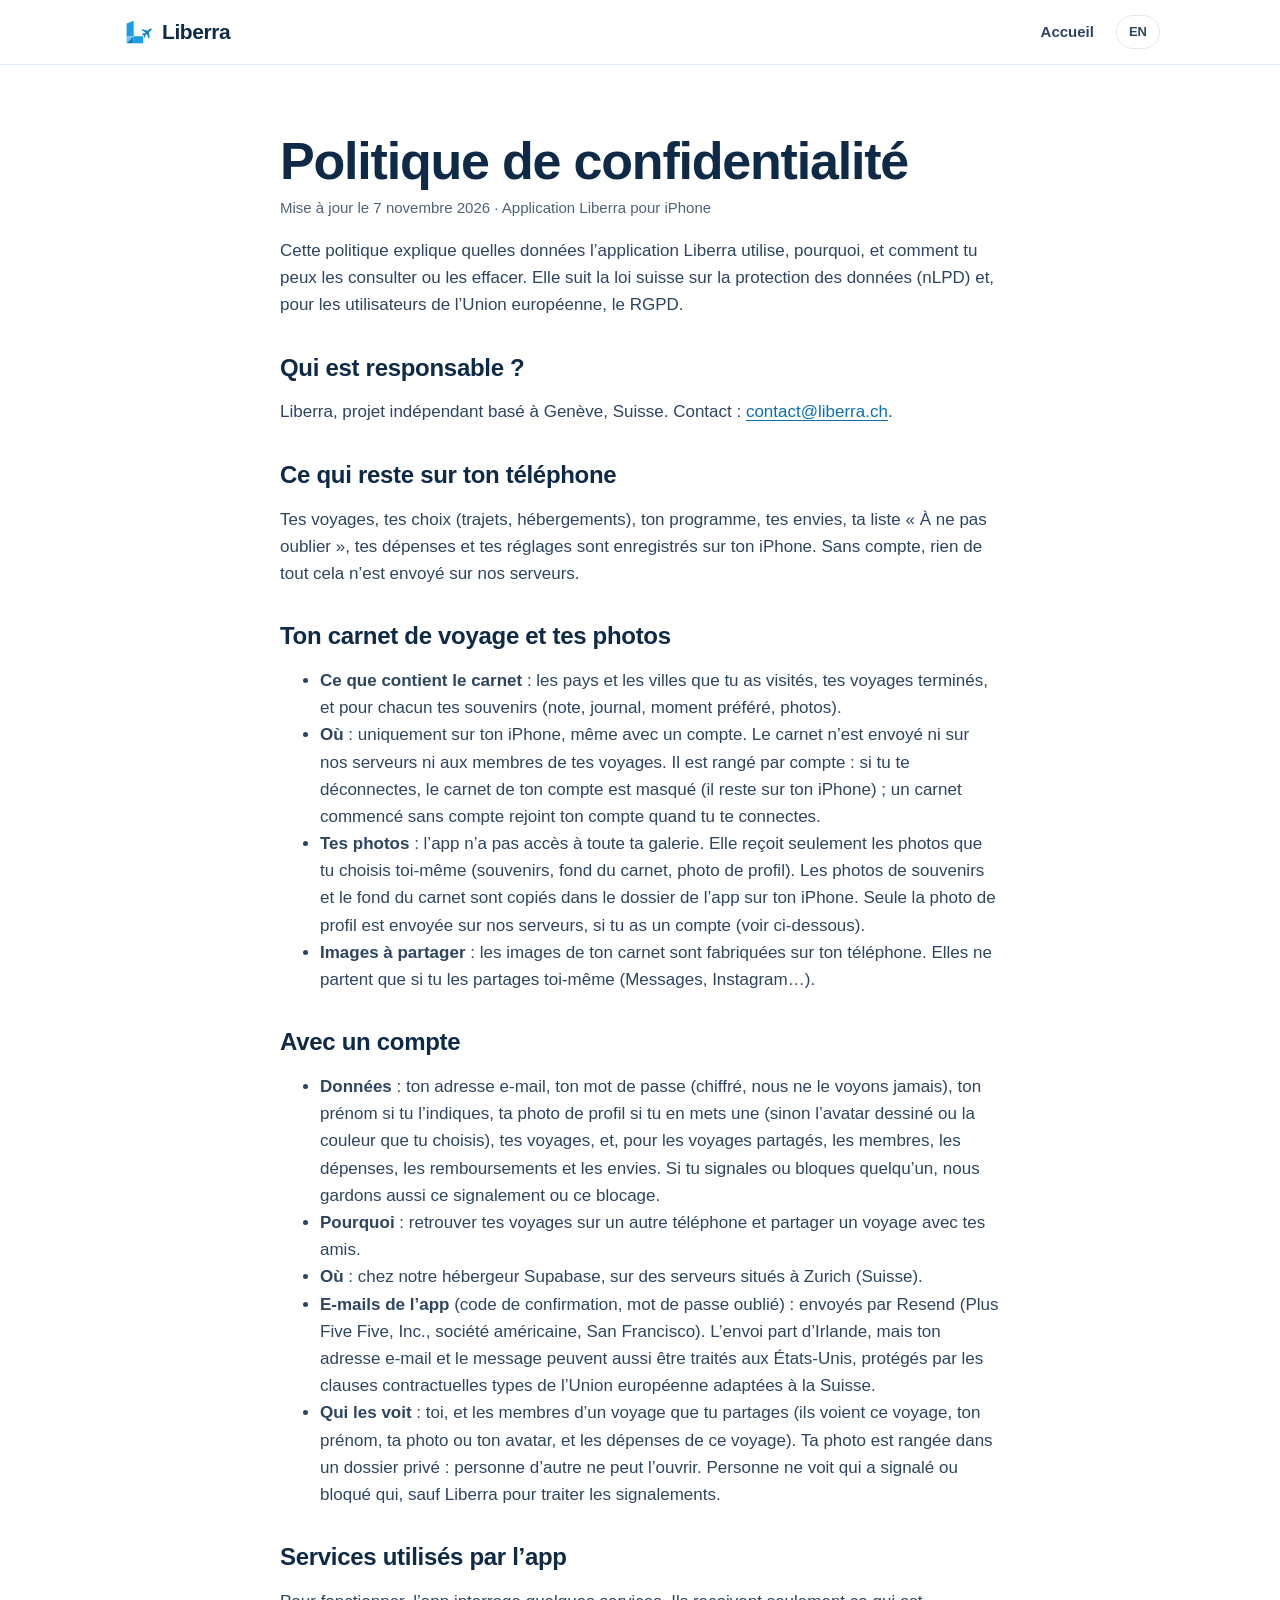
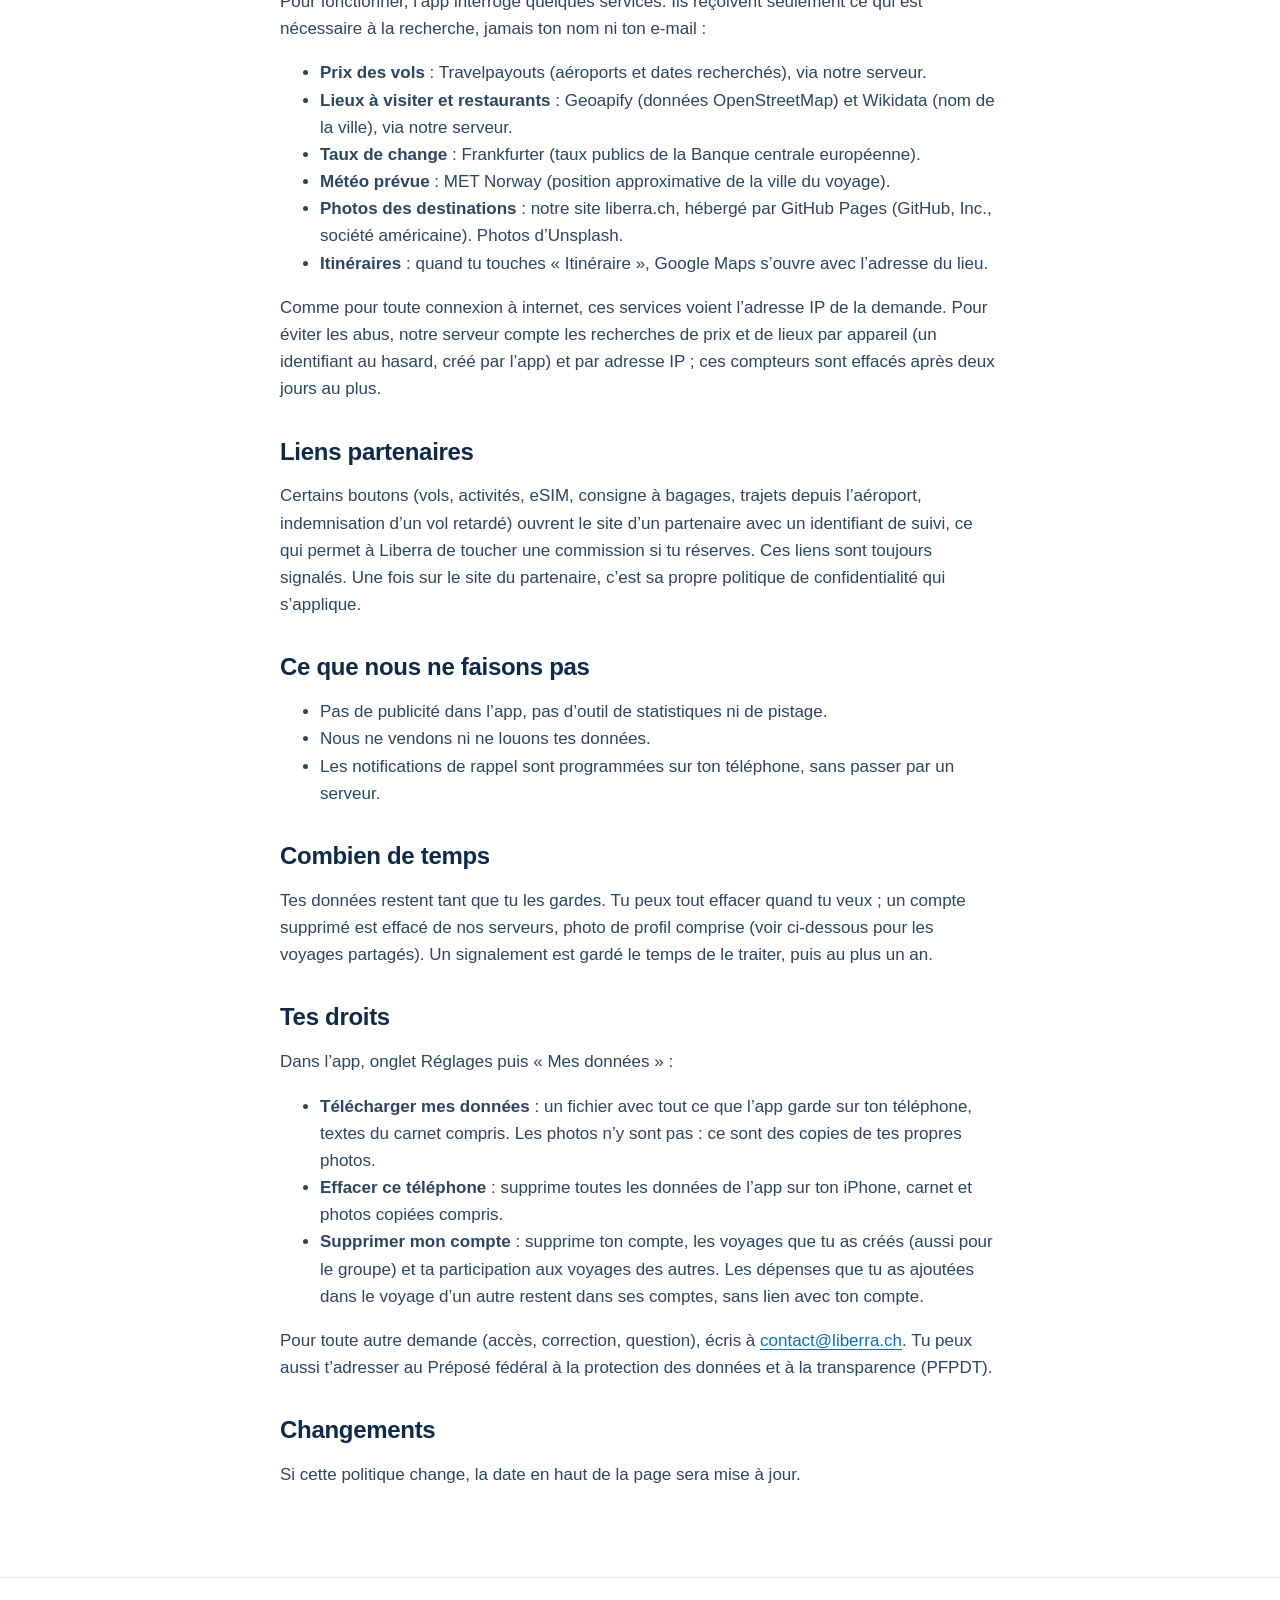
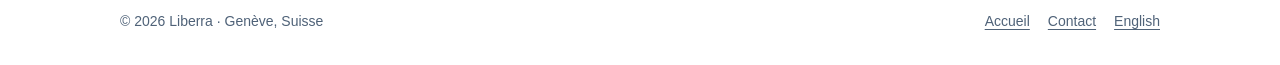
<file: confidentialite.html>
<!doctype html>
<html lang="fr">
<head>
  <meta charset="utf-8">
  <meta name="viewport" content="width=device-width, initial-scale=1, viewport-fit=cover">
  <title>Confidentialité · Liberra</title>
  <meta name="description" content="Politique de confidentialité de l’application Liberra.">
  <meta name="color-scheme" content="light dark">
  <link rel="alternate" hreflang="en" href="https://liberra.ch/en/privacy.html">
  <link rel="icon" type="image/svg+xml" href="data:image/svg+xml,%3Csvg xmlns='http://www.w3.org/2000/svg' viewBox='0 0 170 170'%3E%3Cg transform='translate(-24 3)'%3E%3Cpolygon points='52,46 82,34 82,100 52,100' fill='%231B9CE8'/%3E%3Cpolygon points='52,100 82,100 52,130' fill='%236CC4F6'/%3E%3Cpolygon points='82,100 82,130 52,130' fill='%230F7FC4'/%3E%3Cpolygon points='82,100 122,100 122,130 82,130' fill='%231B9CE8'/%3E%3C/g%3E%3C/svg%3E">
  <link rel="stylesheet" href="style.css?v=2">
</head>
<body>
  <header class="top">
    <div class="wrap">
      <a class="logo" href="./" aria-label="Liberra, accueil">
        <svg xmlns="http://www.w3.org/2000/svg" viewBox="0 0 170 170" aria-hidden="true"><g transform="translate(-24 3)"><polygon points="52,46 82,34 82,100 52,100" fill="#1B9CE8"/><polygon points="52,100 82,100 52,130" fill="#6CC4F6"/><polygon points="82,100 82,130 52,130" fill="#0F7FC4"/><polygon points="82,100 122,100 122,130 82,130" fill="#1B9CE8"/><g transform="translate(142 82) rotate(50) scale(0.7)"><path d="M0 -30 C4 -30 6 -24 6 -18 L6 -4 L34 14 L34 21 L6 12 L6 24 L14 32 L14 37 L0 33 L-14 37 L-14 32 L-6 24 L-6 12 L-34 21 L-34 14 L-6 -4 L-6 -18 C-6 -24 -4 -30 0 -30 Z" fill="#0F7FC4"/></g></g></svg>
        Liberra
      </a>
      <nav class="nav" aria-label="Menu">
        <a href="./">Accueil</a>
        <a class="lang" href="en/privacy.html" hreflang="en" lang="en">EN</a>
      </nav>
    </div>
  </header>

  <main class="wrap doc">
    <h1>Politique de confidentialité</h1>
    <p class="updated">Mise à jour le 7 novembre 2026 · Application Liberra pour iPhone</p>

    <p>Cette politique explique quelles données l’application Liberra utilise, pourquoi, et comment tu peux les consulter ou les effacer. Elle suit la loi suisse sur la protection des données (nLPD) et, pour les utilisateurs de l’Union européenne, le RGPD.</p>

    <h2>Qui est responsable&nbsp;?</h2>
    <p>Liberra, projet indépendant basé à Genève, Suisse. Contact&nbsp;: <a href="mailto:contact@liberra.ch">contact@liberra.ch</a>.</p>

    <h2>Ce qui reste sur ton téléphone</h2>
    <p>Tes voyages, tes choix (trajets, hébergements), ton programme, tes envies, ta liste «&nbsp;À ne pas oublier&nbsp;», tes dépenses et tes réglages sont enregistrés sur ton iPhone. Sans compte, rien de tout cela n’est envoyé sur nos serveurs.</p>

    <h2>Ton carnet de voyage et tes photos</h2>
    <ul>
      <li><strong>Ce que contient le carnet</strong>&nbsp;: les pays et les villes que tu as visités, tes voyages terminés, et pour chacun tes souvenirs (note, journal, moment préféré, photos).</li>
      <li><strong>Où</strong>&nbsp;: uniquement sur ton iPhone, même avec un compte. Le carnet n’est envoyé ni sur nos serveurs ni aux membres de tes voyages. Il est rangé par compte&nbsp;: si tu te déconnectes, le carnet de ton compte est masqué (il reste sur ton iPhone)&nbsp;; un carnet commencé sans compte rejoint ton compte quand tu te connectes.</li>
      <li><strong>Tes photos</strong>&nbsp;: l’app n’a pas accès à toute ta galerie. Elle reçoit seulement les photos que tu choisis toi-même (souvenirs, fond du carnet, photo de profil). Les photos de souvenirs et le fond du carnet sont copiés dans le dossier de l’app sur ton iPhone. Seule la photo de profil est envoyée sur nos serveurs, si tu as un compte (voir ci-dessous).</li>
      <li><strong>Images à partager</strong>&nbsp;: les images de ton carnet sont fabriquées sur ton téléphone. Elles ne partent que si tu les partages toi-même (Messages, Instagram…).</li>
    </ul>

    <h2>Avec un compte</h2>
    <ul>
      <li><strong>Données</strong>&nbsp;: ton adresse e-mail, ton mot de passe (chiffré, nous ne le voyons jamais), ton prénom si tu l’indiques, ta photo de profil si tu en mets une (sinon l’avatar dessiné ou la couleur que tu choisis), tes voyages, et, pour les voyages partagés, les membres, les dépenses, les remboursements et les envies. Si tu signales ou bloques quelqu’un, nous gardons aussi ce signalement ou ce blocage.</li>
      <li><strong>Pourquoi</strong>&nbsp;: retrouver tes voyages sur un autre téléphone et partager un voyage avec tes amis.</li>
      <li><strong>Où</strong>&nbsp;: chez notre hébergeur Supabase, sur des serveurs situés à Zurich (Suisse).</li>
      <li><strong>E-mails de l’app</strong> (code de confirmation, mot de passe oublié)&nbsp;: envoyés par Resend (Plus Five Five, Inc., société américaine, San Francisco). L’envoi part d’Irlande, mais ton adresse e-mail et le message peuvent aussi être traités aux États-Unis, protégés par les clauses contractuelles types de l’Union européenne adaptées à la Suisse.</li>
      <li><strong>Qui les voit</strong>&nbsp;: toi, et les membres d’un voyage que tu partages (ils voient ce voyage, ton prénom, ta photo ou ton avatar, et les dépenses de ce voyage). Ta photo est rangée dans un dossier privé&nbsp;: personne d’autre ne peut l’ouvrir. Personne ne voit qui a signalé ou bloqué qui, sauf Liberra pour traiter les signalements.</li>
    </ul>

    <h2>Services utilisés par l’app</h2>
    <p>Pour fonctionner, l’app interroge quelques services. Ils reçoivent seulement ce qui est nécessaire à la recherche, jamais ton nom ni ton e-mail&nbsp;:</p>
    <ul>
      <li><strong>Prix des vols</strong>&nbsp;: Travelpayouts (aéroports et dates recherchés), via notre serveur.</li>
      <li><strong>Lieux à visiter et restaurants</strong>&nbsp;: Geoapify (données OpenStreetMap) et Wikidata (nom de la ville), via notre serveur.</li>
      <li><strong>Taux de change</strong>&nbsp;: Frankfurter (taux publics de la Banque centrale européenne).</li>
      <li><strong>Météo prévue</strong>&nbsp;: MET Norway (position approximative de la ville du voyage).</li>
      <li><strong>Photos des destinations</strong>&nbsp;: notre site liberra.ch, hébergé par GitHub Pages (GitHub, Inc., société américaine). Photos d’Unsplash.</li>
      <li><strong>Itinéraires</strong>&nbsp;: quand tu touches «&nbsp;Itinéraire&nbsp;», Google Maps s’ouvre avec l’adresse du lieu.</li>
    </ul>
    <p>Comme pour toute connexion à internet, ces services voient l’adresse IP de la demande. Pour éviter les abus, notre serveur compte les recherches de prix et de lieux par appareil (un identifiant au hasard, créé par l’app) et par adresse IP&nbsp;; ces compteurs sont effacés après deux jours au plus.</p>

    <h2>Liens partenaires</h2>
    <p>Certains boutons (vols, activités, eSIM, consigne à bagages, trajets depuis l’aéroport, indemnisation d’un vol retardé) ouvrent le site d’un partenaire avec un identifiant de suivi, ce qui permet à Liberra de toucher une commission si tu réserves. Ces liens sont toujours signalés. Une fois sur le site du partenaire, c’est sa propre politique de confidentialité qui s’applique.</p>

    <h2>Ce que nous ne faisons pas</h2>
    <ul>
      <li>Pas de publicité dans l’app, pas d’outil de statistiques ni de pistage.</li>
      <li>Nous ne vendons ni ne louons tes données.</li>
      <li>Les notifications de rappel sont programmées sur ton téléphone, sans passer par un serveur.</li>
    </ul>

    <h2>Combien de temps</h2>
    <p>Tes données restent tant que tu les gardes. Tu peux tout effacer quand tu veux&nbsp;; un compte supprimé est effacé de nos serveurs, photo de profil comprise (voir ci-dessous pour les voyages partagés). Un signalement est gardé le temps de le traiter, puis au plus un an.</p>

    <h2>Tes droits</h2>
    <p>Dans l’app, onglet Réglages puis «&nbsp;Mes données&nbsp;»&nbsp;:</p>
    <ul>
      <li><strong>Télécharger mes données</strong>&nbsp;: un fichier avec tout ce que l’app garde sur ton téléphone, textes du carnet compris. Les photos n’y sont pas&nbsp;: ce sont des copies de tes propres photos.</li>
      <li><strong>Effacer ce téléphone</strong>&nbsp;: supprime toutes les données de l’app sur ton iPhone, carnet et photos copiées compris.</li>
      <li><strong>Supprimer mon compte</strong>&nbsp;: supprime ton compte, les voyages que tu as créés (aussi pour le groupe) et ta participation aux voyages des autres. Les dépenses que tu as ajoutées dans le voyage d’un autre restent dans ses comptes, sans lien avec ton compte.</li>
    </ul>
    <p>Pour toute autre demande (accès, correction, question), écris à <a href="mailto:contact@liberra.ch">contact@liberra.ch</a>. Tu peux aussi t’adresser au Préposé fédéral à la protection des données et à la transparence (PFPDT).</p>

    <h2>Changements</h2>
    <p>Si cette politique change, la date en haut de la page sera mise à jour.</p>
  </main>

  <footer>
    <div class="wrap">
      <span>© 2026 Liberra · Genève, Suisse</span>
      <nav aria-label="Liens du pied de page">
        <a href="./">Accueil</a>
        <a href="contact.html">Contact</a>
        <a href="en/privacy.html" hreflang="en" lang="en">English</a>
      </nav>
    </div>
  </footer>
</body>
</html>
</file>
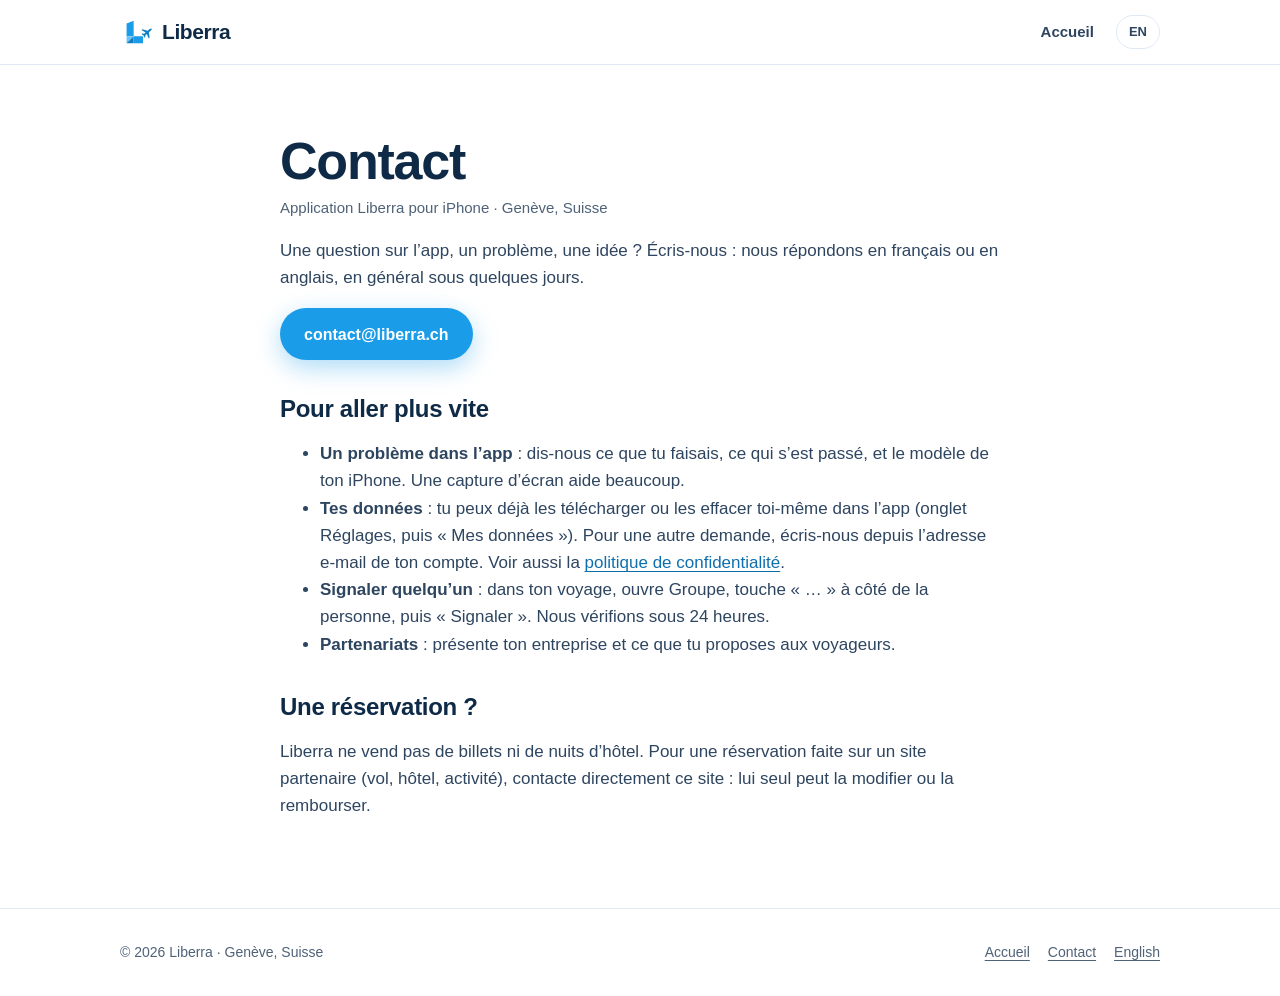
<file: contact.html>
<!doctype html>
<html lang="fr">
<head>
  <meta charset="utf-8">
  <meta name="viewport" content="width=device-width, initial-scale=1, viewport-fit=cover">
  <title>Contact · Liberra</title>
  <meta name="description" content="Contacter l’équipe de Liberra : aide, données personnelles, partenariats.">
  <meta name="color-scheme" content="light dark">
  <link rel="alternate" hreflang="en" href="https://liberra.ch/en/contact.html">
  <link rel="icon" type="image/svg+xml" href="data:image/svg+xml,%3Csvg xmlns='http://www.w3.org/2000/svg' viewBox='0 0 170 170'%3E%3Cg transform='translate(-24 3)'%3E%3Cpolygon points='52,46 82,34 82,100 52,100' fill='%231B9CE8'/%3E%3Cpolygon points='52,100 82,100 52,130' fill='%236CC4F6'/%3E%3Cpolygon points='82,100 82,130 52,130' fill='%230F7FC4'/%3E%3Cpolygon points='82,100 122,100 122,130 82,130' fill='%231B9CE8'/%3E%3C/g%3E%3C/svg%3E">
  <link rel="stylesheet" href="style.css?v=2">
</head>
<body>
  <header class="top">
    <div class="wrap">
      <a class="logo" href="./" aria-label="Liberra, accueil">
        <svg xmlns="http://www.w3.org/2000/svg" viewBox="0 0 170 170" aria-hidden="true"><g transform="translate(-24 3)"><polygon points="52,46 82,34 82,100 52,100" fill="#1B9CE8"/><polygon points="52,100 82,100 52,130" fill="#6CC4F6"/><polygon points="82,100 82,130 52,130" fill="#0F7FC4"/><polygon points="82,100 122,100 122,130 82,130" fill="#1B9CE8"/><g transform="translate(142 82) rotate(50) scale(0.7)"><path d="M0 -30 C4 -30 6 -24 6 -18 L6 -4 L34 14 L34 21 L6 12 L6 24 L14 32 L14 37 L0 33 L-14 37 L-14 32 L-6 24 L-6 12 L-34 21 L-34 14 L-6 -4 L-6 -18 C-6 -24 -4 -30 0 -30 Z" fill="#0F7FC4"/></g></g></svg>
        Liberra
      </a>
      <nav class="nav" aria-label="Menu">
        <a href="./">Accueil</a>
        <a class="lang" href="en/contact.html" hreflang="en" lang="en">EN</a>
      </nav>
    </div>
  </header>

  <main class="wrap doc">
    <h1>Contact</h1>
    <p class="updated">Application Liberra pour iPhone · Genève, Suisse</p>

    <p>Une question sur l’app, un problème, une idée&nbsp;? Écris-nous&nbsp;: nous répondons en français ou en anglais, en général sous quelques jours.</p>
    <p><a class="btn primary" href="mailto:contact@liberra.ch">contact@liberra.ch</a></p>

    <h2>Pour aller plus vite</h2>
    <ul>
      <li><strong>Un problème dans l’app</strong>&nbsp;: dis-nous ce que tu faisais, ce qui s’est passé, et le modèle de ton iPhone. Une capture d’écran aide beaucoup.</li>
      <li><strong>Tes données</strong>&nbsp;: tu peux déjà les télécharger ou les effacer toi-même dans l’app (onglet Réglages, puis «&nbsp;Mes données&nbsp;»). Pour une autre demande, écris-nous depuis l’adresse e-mail de ton compte. Voir aussi la <a href="confidentialite.html">politique de confidentialité</a>.</li>
      <li><strong>Signaler quelqu’un</strong>&nbsp;: dans ton voyage, ouvre Groupe, touche «&nbsp;…&nbsp;» à côté de la personne, puis «&nbsp;Signaler&nbsp;». Nous vérifions sous 24&nbsp;heures.</li>
      <li><strong>Partenariats</strong>&nbsp;: présente ton entreprise et ce que tu proposes aux voyageurs.</li>
    </ul>

    <h2>Une réservation&nbsp;?</h2>
    <p>Liberra ne vend pas de billets ni de nuits d’hôtel. Pour une réservation faite sur un site partenaire (vol, hôtel, activité), contacte directement ce site&nbsp;: lui seul peut la modifier ou la rembourser.</p>
  </main>

  <footer>
    <div class="wrap">
      <span>© 2026 Liberra · Genève, Suisse</span>
      <nav aria-label="Liens du pied de page">
        <a href="./">Accueil</a>
        <a href="contact.html">Contact</a>
        <a href="en/contact.html" hreflang="en" lang="en">English</a>
      </nav>
    </div>
  </footer>
</body>
</html>
</file>
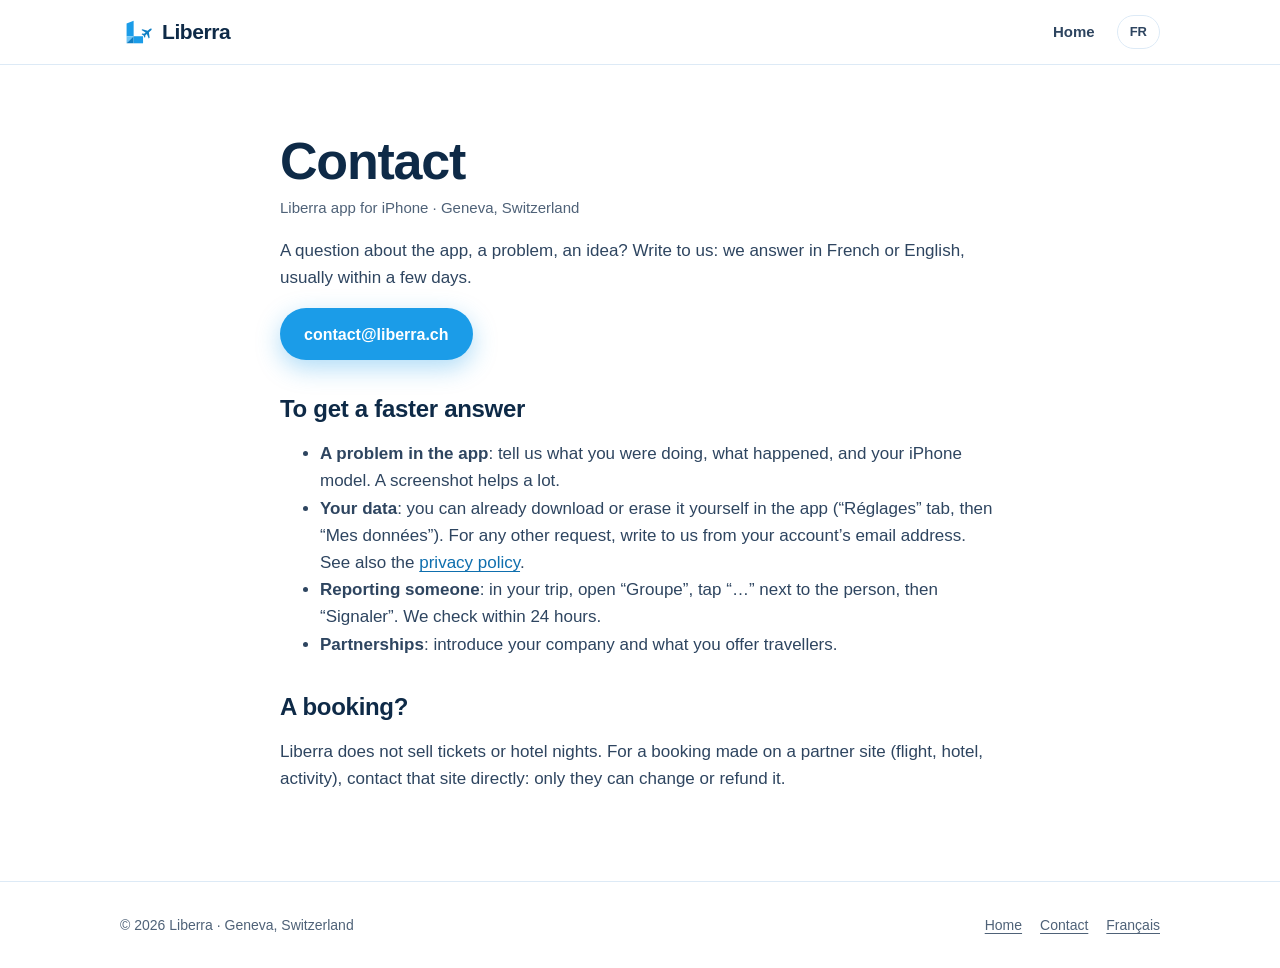
<file: en/contact.html>
<!doctype html>
<html lang="en">
<head>
  <meta charset="utf-8">
  <meta name="viewport" content="width=device-width, initial-scale=1, viewport-fit=cover">
  <title>Contact · Liberra</title>
  <meta name="description" content="Contact the Liberra team: help, personal data, partnerships.">
  <meta name="color-scheme" content="light dark">
  <link rel="alternate" hreflang="fr" href="https://liberra.ch/contact.html">
  <link rel="icon" type="image/svg+xml" href="data:image/svg+xml,%3Csvg xmlns='http://www.w3.org/2000/svg' viewBox='0 0 170 170'%3E%3Cg transform='translate(-24 3)'%3E%3Cpolygon points='52,46 82,34 82,100 52,100' fill='%231B9CE8'/%3E%3Cpolygon points='52,100 82,100 52,130' fill='%236CC4F6'/%3E%3Cpolygon points='82,100 82,130 52,130' fill='%230F7FC4'/%3E%3Cpolygon points='82,100 122,100 122,130 82,130' fill='%231B9CE8'/%3E%3C/g%3E%3C/svg%3E">
  <link rel="stylesheet" href="../style.css?v=2">
</head>
<body>
  <header class="top">
    <div class="wrap">
      <a class="logo" href="./" aria-label="Liberra, home">
        <svg xmlns="http://www.w3.org/2000/svg" viewBox="0 0 170 170" aria-hidden="true"><g transform="translate(-24 3)"><polygon points="52,46 82,34 82,100 52,100" fill="#1B9CE8"/><polygon points="52,100 82,100 52,130" fill="#6CC4F6"/><polygon points="82,100 82,130 52,130" fill="#0F7FC4"/><polygon points="82,100 122,100 122,130 82,130" fill="#1B9CE8"/><g transform="translate(142 82) rotate(50) scale(0.7)"><path d="M0 -30 C4 -30 6 -24 6 -18 L6 -4 L34 14 L34 21 L6 12 L6 24 L14 32 L14 37 L0 33 L-14 37 L-14 32 L-6 24 L-6 12 L-34 21 L-34 14 L-6 -4 L-6 -18 C-6 -24 -4 -30 0 -30 Z" fill="#0F7FC4"/></g></g></svg>
        Liberra
      </a>
      <nav class="nav" aria-label="Menu">
        <a href="./">Home</a>
        <a class="lang" href="../contact.html" hreflang="fr" lang="fr">FR</a>
      </nav>
    </div>
  </header>

  <main class="wrap doc">
    <h1>Contact</h1>
    <p class="updated">Liberra app for iPhone · Geneva, Switzerland</p>

    <p>A question about the app, a problem, an idea? Write to us: we answer in French or English, usually within a few days.</p>
    <p><a class="btn primary" href="mailto:contact@liberra.ch">contact@liberra.ch</a></p>

    <h2>To get a faster answer</h2>
    <ul>
      <li><strong>A problem in the app</strong>: tell us what you were doing, what happened, and your iPhone model. A screenshot helps a lot.</li>
      <li><strong>Your data</strong>: you can already download or erase it yourself in the app (“Réglages” tab, then “Mes données”). For any other request, write to us from your account’s email address. See also the <a href="privacy.html">privacy policy</a>.</li>
      <li><strong>Reporting someone</strong>: in your trip, open “Groupe”, tap “…” next to the person, then “Signaler”. We check within 24 hours.</li>
      <li><strong>Partnerships</strong>: introduce your company and what you offer travellers.</li>
    </ul>

    <h2>A booking?</h2>
    <p>Liberra does not sell tickets or hotel nights. For a booking made on a partner site (flight, hotel, activity), contact that site directly: only they can change or refund it.</p>
  </main>

  <footer>
    <div class="wrap">
      <span>© 2026 Liberra · Geneva, Switzerland</span>
      <nav aria-label="Footer links">
        <a href="./">Home</a>
        <a href="contact.html">Contact</a>
        <a href="../contact.html" hreflang="fr" lang="fr">Français</a>
      </nav>
    </div>
  </footer>
</body>
</html>
</file>
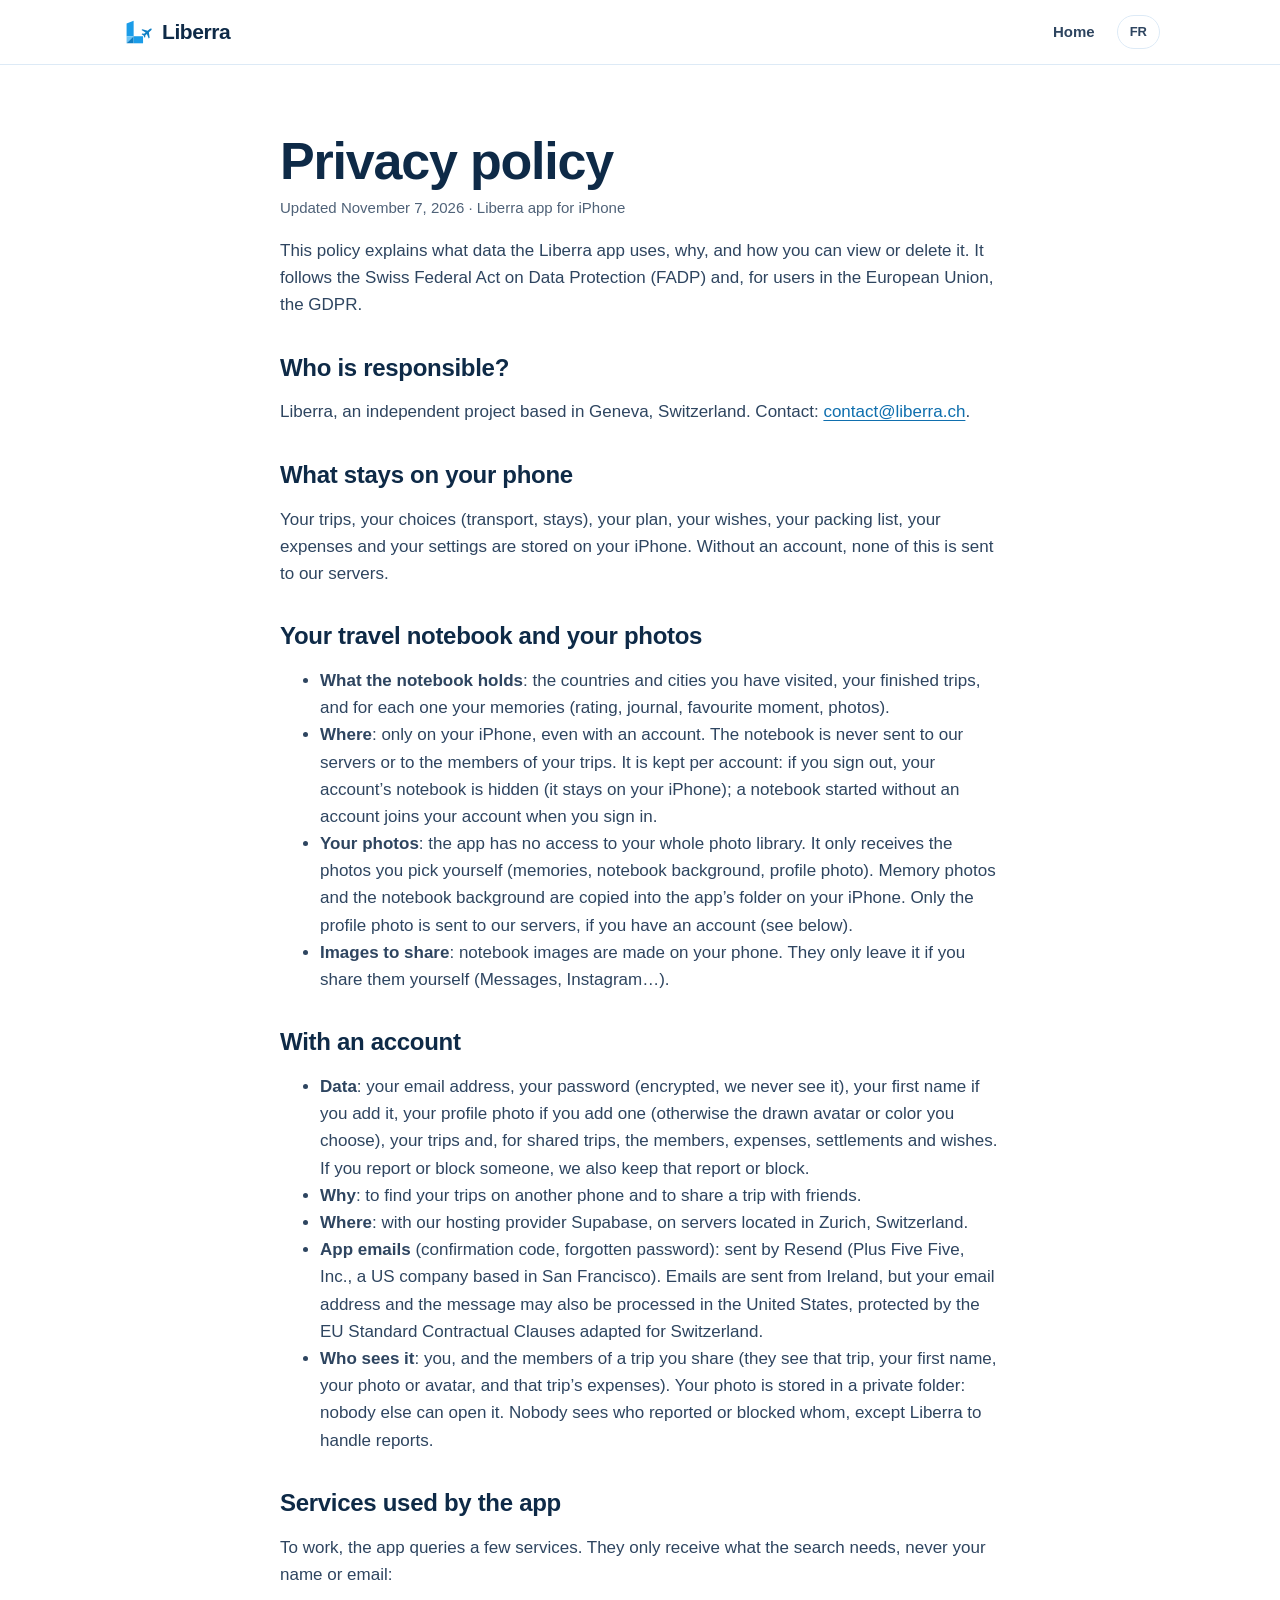
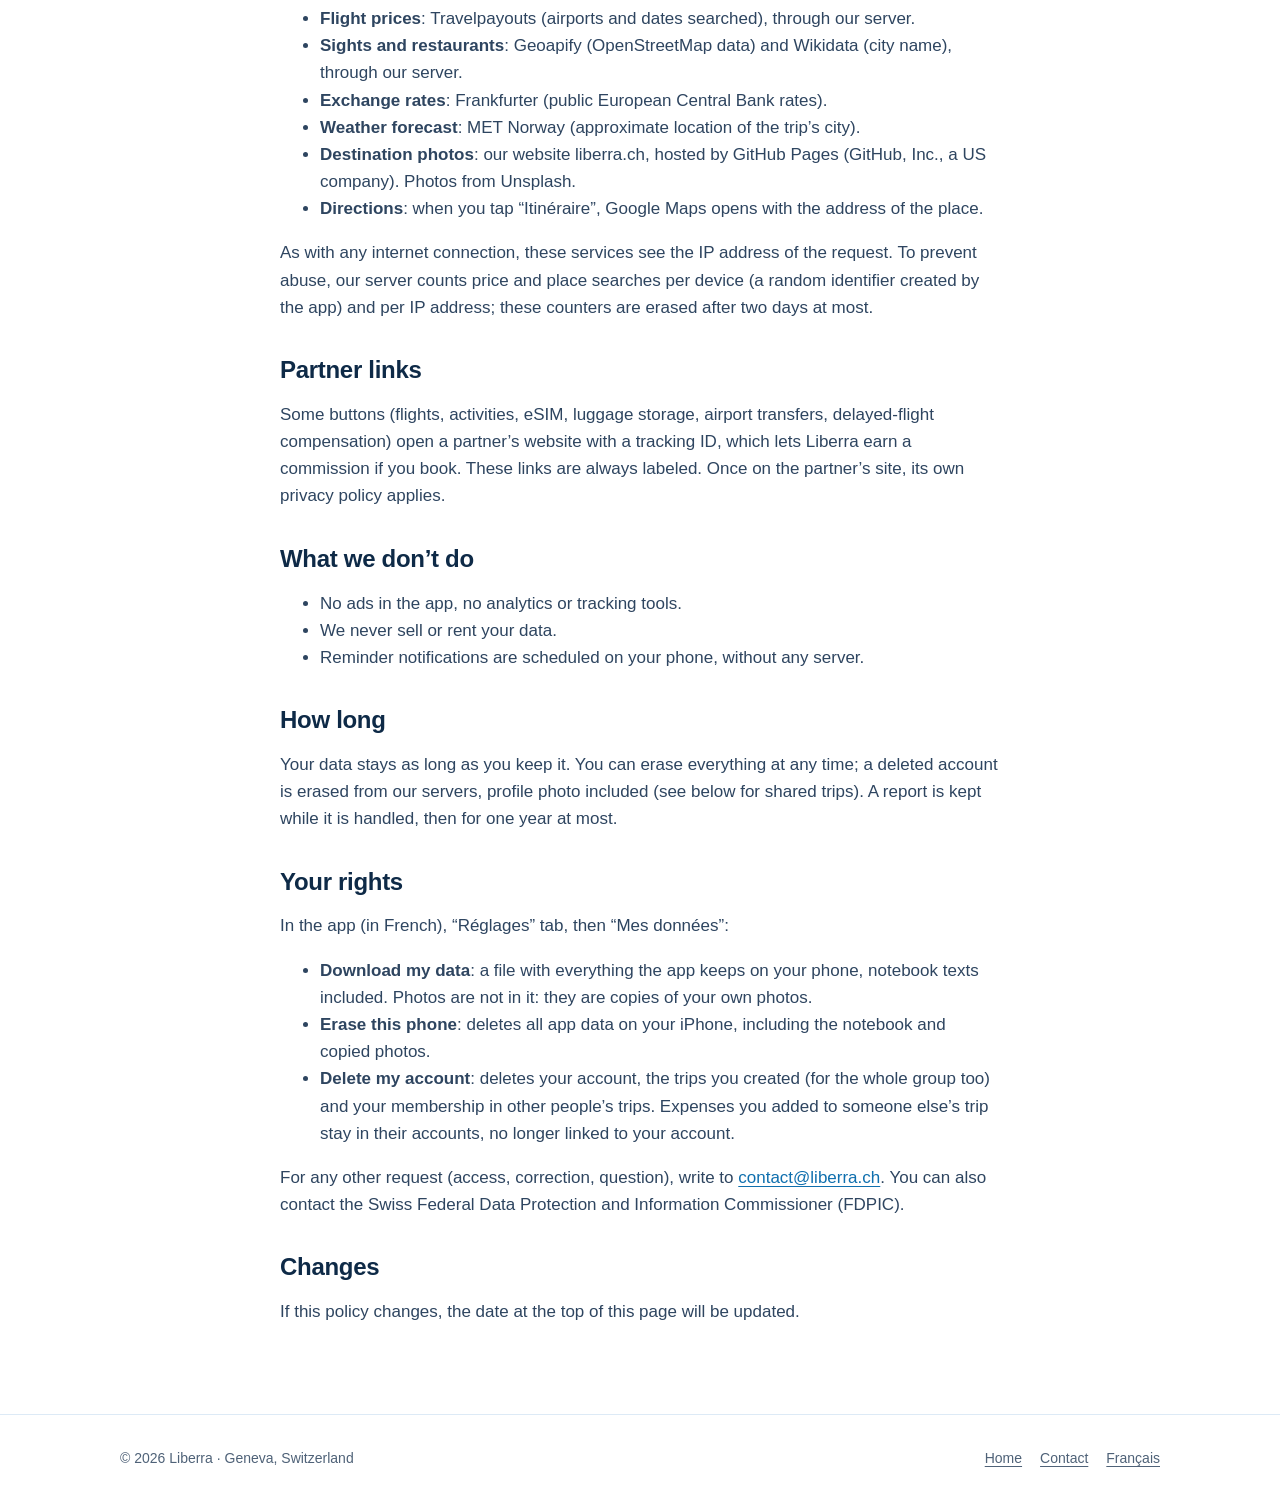
<file: en/privacy.html>
<!doctype html>
<html lang="en">
<head>
  <meta charset="utf-8">
  <meta name="viewport" content="width=device-width, initial-scale=1, viewport-fit=cover">
  <title>Privacy · Liberra</title>
  <meta name="description" content="Privacy policy of the Liberra app.">
  <meta name="color-scheme" content="light dark">
  <link rel="alternate" hreflang="fr" href="https://liberra.ch/confidentialite.html">
  <link rel="icon" type="image/svg+xml" href="data:image/svg+xml,%3Csvg xmlns='http://www.w3.org/2000/svg' viewBox='0 0 170 170'%3E%3Cg transform='translate(-24 3)'%3E%3Cpolygon points='52,46 82,34 82,100 52,100' fill='%231B9CE8'/%3E%3Cpolygon points='52,100 82,100 52,130' fill='%236CC4F6'/%3E%3Cpolygon points='82,100 82,130 52,130' fill='%230F7FC4'/%3E%3Cpolygon points='82,100 122,100 122,130 82,130' fill='%231B9CE8'/%3E%3C/g%3E%3C/svg%3E">
  <link rel="stylesheet" href="../style.css?v=2">
</head>
<body>
  <header class="top">
    <div class="wrap">
      <a class="logo" href="./" aria-label="Liberra, home">
        <svg xmlns="http://www.w3.org/2000/svg" viewBox="0 0 170 170" aria-hidden="true"><g transform="translate(-24 3)"><polygon points="52,46 82,34 82,100 52,100" fill="#1B9CE8"/><polygon points="52,100 82,100 52,130" fill="#6CC4F6"/><polygon points="82,100 82,130 52,130" fill="#0F7FC4"/><polygon points="82,100 122,100 122,130 82,130" fill="#1B9CE8"/><g transform="translate(142 82) rotate(50) scale(0.7)"><path d="M0 -30 C4 -30 6 -24 6 -18 L6 -4 L34 14 L34 21 L6 12 L6 24 L14 32 L14 37 L0 33 L-14 37 L-14 32 L-6 24 L-6 12 L-34 21 L-34 14 L-6 -4 L-6 -18 C-6 -24 -4 -30 0 -30 Z" fill="#0F7FC4"/></g></g></svg>
        Liberra
      </a>
      <nav class="nav" aria-label="Menu">
        <a href="./">Home</a>
        <a class="lang" href="../confidentialite.html" hreflang="fr" lang="fr">FR</a>
      </nav>
    </div>
  </header>

  <main class="wrap doc">
    <h1>Privacy policy</h1>
    <p class="updated">Updated November 7, 2026 · Liberra app for iPhone</p>

    <p>This policy explains what data the Liberra app uses, why, and how you can view or delete it. It follows the Swiss Federal Act on Data Protection (FADP) and, for users in the European Union, the GDPR.</p>

    <h2>Who is responsible?</h2>
    <p>Liberra, an independent project based in Geneva, Switzerland. Contact: <a href="mailto:contact@liberra.ch">contact@liberra.ch</a>.</p>

    <h2>What stays on your phone</h2>
    <p>Your trips, your choices (transport, stays), your plan, your wishes, your packing list, your expenses and your settings are stored on your iPhone. Without an account, none of this is sent to our servers.</p>

    <h2>Your travel notebook and your photos</h2>
    <ul>
      <li><strong>What the notebook holds</strong>: the countries and cities you have visited, your finished trips, and for each one your memories (rating, journal, favourite moment, photos).</li>
      <li><strong>Where</strong>: only on your iPhone, even with an account. The notebook is never sent to our servers or to the members of your trips. It is kept per account: if you sign out, your account’s notebook is hidden (it stays on your iPhone); a notebook started without an account joins your account when you sign in.</li>
      <li><strong>Your photos</strong>: the app has no access to your whole photo library. It only receives the photos you pick yourself (memories, notebook background, profile photo). Memory photos and the notebook background are copied into the app’s folder on your iPhone. Only the profile photo is sent to our servers, if you have an account (see below).</li>
      <li><strong>Images to share</strong>: notebook images are made on your phone. They only leave it if you share them yourself (Messages, Instagram…).</li>
    </ul>

    <h2>With an account</h2>
    <ul>
      <li><strong>Data</strong>: your email address, your password (encrypted, we never see it), your first name if you add it, your profile photo if you add one (otherwise the drawn avatar or color you choose), your trips and, for shared trips, the members, expenses, settlements and wishes. If you report or block someone, we also keep that report or block.</li>
      <li><strong>Why</strong>: to find your trips on another phone and to share a trip with friends.</li>
      <li><strong>Where</strong>: with our hosting provider Supabase, on servers located in Zurich, Switzerland.</li>
      <li><strong>App emails</strong> (confirmation code, forgotten password): sent by Resend (Plus Five Five, Inc., a US company based in San Francisco). Emails are sent from Ireland, but your email address and the message may also be processed in the United States, protected by the EU Standard Contractual Clauses adapted for Switzerland.</li>
      <li><strong>Who sees it</strong>: you, and the members of a trip you share (they see that trip, your first name, your photo or avatar, and that trip’s expenses). Your photo is stored in a private folder: nobody else can open it. Nobody sees who reported or blocked whom, except Liberra to handle reports.</li>
    </ul>

    <h2>Services used by the app</h2>
    <p>To work, the app queries a few services. They only receive what the search needs, never your name or email:</p>
    <ul>
      <li><strong>Flight prices</strong>: Travelpayouts (airports and dates searched), through our server.</li>
      <li><strong>Sights and restaurants</strong>: Geoapify (OpenStreetMap data) and Wikidata (city name), through our server.</li>
      <li><strong>Exchange rates</strong>: Frankfurter (public European Central Bank rates).</li>
      <li><strong>Weather forecast</strong>: MET Norway (approximate location of the trip’s city).</li>
      <li><strong>Destination photos</strong>: our website liberra.ch, hosted by GitHub Pages (GitHub, Inc., a US company). Photos from Unsplash.</li>
      <li><strong>Directions</strong>: when you tap “Itinéraire”, Google Maps opens with the address of the place.</li>
    </ul>
    <p>As with any internet connection, these services see the IP address of the request. To prevent abuse, our server counts price and place searches per device (a random identifier created by the app) and per IP address; these counters are erased after two days at most.</p>

    <h2>Partner links</h2>
    <p>Some buttons (flights, activities, eSIM, luggage storage, airport transfers, delayed-flight compensation) open a partner’s website with a tracking ID, which lets Liberra earn a commission if you book. These links are always labeled. Once on the partner’s site, its own privacy policy applies.</p>

    <h2>What we don’t do</h2>
    <ul>
      <li>No ads in the app, no analytics or tracking tools.</li>
      <li>We never sell or rent your data.</li>
      <li>Reminder notifications are scheduled on your phone, without any server.</li>
    </ul>

    <h2>How long</h2>
    <p>Your data stays as long as you keep it. You can erase everything at any time; a deleted account is erased from our servers, profile photo included (see below for shared trips). A report is kept while it is handled, then for one year at most.</p>

    <h2>Your rights</h2>
    <p>In the app (in French), “Réglages” tab, then “Mes données”:</p>
    <ul>
      <li><strong>Download my data</strong>: a file with everything the app keeps on your phone, notebook texts included. Photos are not in it: they are copies of your own photos.</li>
      <li><strong>Erase this phone</strong>: deletes all app data on your iPhone, including the notebook and copied photos.</li>
      <li><strong>Delete my account</strong>: deletes your account, the trips you created (for the whole group too) and your membership in other people’s trips. Expenses you added to someone else’s trip stay in their accounts, no longer linked to your account.</li>
    </ul>
    <p>For any other request (access, correction, question), write to <a href="mailto:contact@liberra.ch">contact@liberra.ch</a>. You can also contact the Swiss Federal Data Protection and Information Commissioner (FDPIC).</p>

    <h2>Changes</h2>
    <p>If this policy changes, the date at the top of this page will be updated.</p>
  </main>

  <footer>
    <div class="wrap">
      <span>© 2026 Liberra · Geneva, Switzerland</span>
      <nav aria-label="Footer links">
        <a href="./">Home</a>
        <a href="contact.html">Contact</a>
        <a href="../confidentialite.html" hreflang="fr" lang="fr">Français</a>
      </nav>
    </div>
  </footer>
</body>
</html>
</file>
<file: style.css>
/* Liberra — page de présentation. Couleurs de la marque : azur #1B9CE8, azur clair #6CC4F6,
   azur profond #0F7FC4, nuit #0E2A47. Police système (aucun service externe chargé). */
:root {
  --azur: #1B9CE8;
  --azur-clair: #6CC4F6;
  --azur-profond: #0F7FC4;
  --nuit: #0E2A47;
  --bg: #FFFFFF;
  --bg-alt: #F3F8FD;
  --card: #FFFFFF;
  --edge: #DDEAF6;
  --text: #0E2A47;
  --soft: #2E4560;
  --muted: #4F6278;
  --pill-bg: #E4F3FD;
  --pill-text: #0B66A3;
  --link: #0F6FAE;
  --shadow: 0 18px 50px rgba(14, 42, 71, 0.14);
  color-scheme: light;
}
@media (prefers-color-scheme: dark) {
  :root {
    --bg: #0A1520;
    --bg-alt: #0F1D2B;
    --card: #132232;
    --edge: #22364B;
    --text: #EAF2FA;
    --soft: #C5D4E3;
    --muted: #A3B5C8;
    --pill-bg: #12324F;
    --pill-text: #8FD3FA;
    --link: #6CC4F6;
    --shadow: 0 18px 50px rgba(0, 0, 0, 0.45);
    color-scheme: dark;
  }
}
* { box-sizing: border-box; }
html { -webkit-text-size-adjust: 100%; scroll-behavior: smooth; }
body {
  margin: 0;
  background: var(--bg);
  color: var(--text);
  font-family: -apple-system, BlinkMacSystemFont, 'SF Pro Display', 'Segoe UI', Roboto, Helvetica, Arial, sans-serif;
  font-size: 17px;
  line-height: 1.6;
}
a { color: var(--link); text-underline-offset: 3px; }
img { max-width: 100%; display: block; }
.wrap {
  max-width: 1080px;
  margin: 0 auto;
  padding-inline: max(20px, env(safe-area-inset-left, 0px));
}

/* En-tête */
.top {
  position: sticky;
  top: 0;
  z-index: 10;
  background: color-mix(in srgb, var(--bg) 86%, transparent);
  backdrop-filter: saturate(1.6) blur(14px);
  -webkit-backdrop-filter: saturate(1.6) blur(14px);
  border-bottom: 1px solid var(--edge);
  padding-top: env(safe-area-inset-top, 0px);
}
.top .wrap { display: flex; align-items: center; gap: 16px; min-height: 64px; }
.logo { display: inline-flex; align-items: center; gap: 2px; text-decoration: none; color: var(--text); font-weight: 800; font-size: 21px; letter-spacing: -0.4px; }
.logo svg { width: 40px; height: 40px; }
.nav { display: flex; gap: 22px; margin-left: auto; align-items: center; }
.nav a { color: var(--soft); text-decoration: none; font-weight: 600; font-size: 15px; }
.nav a:hover { color: var(--azur); }
.lang {
  border: 1px solid var(--edge);
  border-radius: 999px;
  padding: 6px 12px;
  font-weight: 700 !important;
  font-size: 13px !important;
}
@media (max-width: 720px) { .nav .hide-sm { display: none; } }

/* Héros */
.hero { padding-block: 64px 40px; }
.hero .wrap { display: grid; gap: 48px; align-items: center; }
@media (min-width: 900px) { .hero .wrap { grid-template-columns: 1.1fr 0.9fr; } .hero { padding-block: 88px 72px; } }
.eyebrow {
  display: inline-flex;
  align-items: center;
  gap: 8px;
  padding: 8px 16px;
  border-radius: 999px;
  background: var(--pill-bg);
  color: var(--pill-text);
  font-weight: 700;
  font-size: 14px;
}
.eyebrow::before { content: ''; width: 8px; height: 8px; border-radius: 50%; background: var(--azur); }
h1 {
  font-size: clamp(46px, 9vw, 80px);
  line-height: 1.02;
  letter-spacing: -2.2px;
  font-weight: 800;
  margin: 22px 0 0;
}
h1 em { font-style: normal; color: var(--azur); }
.lead { font-size: clamp(18px, 2.4vw, 22px); color: var(--soft); max-width: 560px; margin: 20px 0 0; }
.actions { display: flex; flex-wrap: wrap; gap: 12px; margin-top: 30px; }
.btn {
  display: inline-flex;
  align-items: center;
  justify-content: center;
  min-height: 52px;
  padding: 0 24px;
  border-radius: 999px;
  font-weight: 700;
  text-decoration: none;
  font-size: 16px;
}
.btn.primary { background: var(--azur); color: #FFFFFF; box-shadow: 0 8px 24px rgba(27, 156, 232, 0.35); }
.btn.ghost { border: 1.5px solid var(--edge); color: var(--text); }
.facts { display: flex; flex-wrap: wrap; gap: 10px 22px; margin-top: 28px; color: var(--muted); font-size: 15px; font-weight: 600; padding: 0; list-style: none; }
.facts li::before { content: '✓'; color: var(--azur); margin-right: 8px; font-weight: 800; }

/* Téléphones */
.phone {
  position: relative;
  width: min(300px, 78vw);
  aspect-ratio: 8 / 15; /* même format que les captures : rien n'est coupé sur les côtés */
  border-radius: 46px;
  padding: 10px;
  background: #0B1622;
  box-shadow: var(--shadow), inset 0 0 0 2px #2A3E54;
  margin-inline: auto;
}
.phone img { width: 100%; height: 100%; object-fit: cover; object-position: top; border-radius: 37px; }
.hero .phone { width: min(320px, 80vw); transform: rotate(-2deg); }

/* Sections */
section { padding-block: 56px; scroll-margin-top: 72px; }
@media (min-width: 900px) { section { padding-block: 80px; } }
.alt { background: var(--bg-alt); }
.kicker { color: var(--azur); font-weight: 800; font-size: 14px; letter-spacing: 1.2px; text-transform: uppercase; margin: 0; }
h2 { font-size: clamp(30px, 5vw, 44px); letter-spacing: -1px; line-height: 1.12; margin: 10px 0 14px; font-weight: 800; }
.intro { color: var(--soft); max-width: 680px; margin: 0 0 36px; font-size: 18px; }
.grid { display: grid; gap: 18px; grid-template-columns: repeat(auto-fit, minmax(250px, 1fr)); }
.card { background: var(--card); border: 1px solid var(--edge); border-radius: 24px; padding: 26px; }
.alt .card { background: var(--card); }
.icon {
  width: 48px; height: 48px; border-radius: 16px;
  display: grid; place-items: center;
  background: var(--azur); color: #FFFFFF; margin-bottom: 16px;
}
.icon svg { width: 24px; height: 24px; }
.card h3 { font-size: 19px; margin: 0 0 6px; letter-spacing: -0.2px; }
.card p { margin: 0; color: var(--muted); font-size: 16px; }

/* Galerie */
.gallery {
  display: flex;
  gap: 28px;
  overflow-x: auto;
  scroll-snap-type: x mandatory;
  padding: 10px 4px 30px;
  -webkit-overflow-scrolling: touch;
}
.gallery figure { margin: 0; flex: none; scroll-snap-align: center; width: min(260px, 72vw); }
.gallery .phone { width: 100%; }
.gallery figcaption { text-align: center; margin-top: 18px; font-weight: 700; }
.gallery figcaption span { display: block; font-weight: 500; color: var(--muted); font-size: 15px; }

/* Étapes */
.steps { counter-reset: step; display: grid; gap: 18px; grid-template-columns: repeat(auto-fit, minmax(240px, 1fr)); padding: 0; list-style: none; margin: 0; }
.steps li { counter-increment: step; background: var(--card); border: 1px solid var(--edge); border-radius: 24px; padding: 26px; }
.steps li::before {
  content: counter(step);
  display: grid; place-items: center;
  width: 40px; height: 40px; border-radius: 50%;
  background: var(--pill-bg); color: var(--pill-text);
  font-weight: 800; margin-bottom: 14px;
}
.steps strong { display: block; font-size: 19px; margin-bottom: 4px; }
.steps span { color: var(--muted); }

/* Partenaires */
.split { display: grid; gap: 24px; }
@media (min-width: 900px) { .split { grid-template-columns: 1fr 1fr; } }
.list { list-style: none; padding: 0; margin: 0; display: grid; gap: 14px; }
.list li { display: flex; gap: 12px; color: var(--soft); }
.list li::before { content: ''; flex: none; width: 10px; height: 10px; margin-top: 9px; border-radius: 50%; background: var(--azur-clair); }
.card h3 + .list { margin-top: 14px; }
.partners { display: flex; flex-wrap: wrap; gap: 10px; margin-top: 16px; padding: 0; list-style: none; }
.partners li { border: 1px solid var(--edge); border-radius: 999px; padding: 6px 14px; font-weight: 700; font-size: 14px; color: var(--soft); }

/* Contact */
.contact { text-align: center; }
.contact .intro { margin-inline: auto; }
.mail {
  display: inline-block;
  font-size: clamp(20px, 4vw, 28px);
  font-weight: 800;
  letter-spacing: -0.4px;
  color: var(--text);
  user-select: all;
  margin: 4px 0 22px;
}

/* Pied de page */
footer { border-top: 1px solid var(--edge); color: var(--muted); font-size: 14px; padding-block: 32px calc(32px + env(safe-area-inset-bottom, 0px)); }
footer .wrap { display: flex; flex-wrap: wrap; gap: 10px 22px; justify-content: space-between; }
footer nav { display: flex; flex-wrap: wrap; gap: 18px; }
footer a { color: var(--muted); }

/* Pages de texte (confidentialité) */
.doc { max-width: 760px; padding-block: 48px 72px; }
.doc h1 { font-size: clamp(36px, 6vw, 52px); letter-spacing: -1.2px; }
.doc h2 { font-size: 24px; letter-spacing: -0.3px; margin-top: 36px; }
.doc p, .doc li { color: var(--soft); }
.doc .updated { color: var(--muted); font-size: 15px; margin-top: 8px; }
</file>
